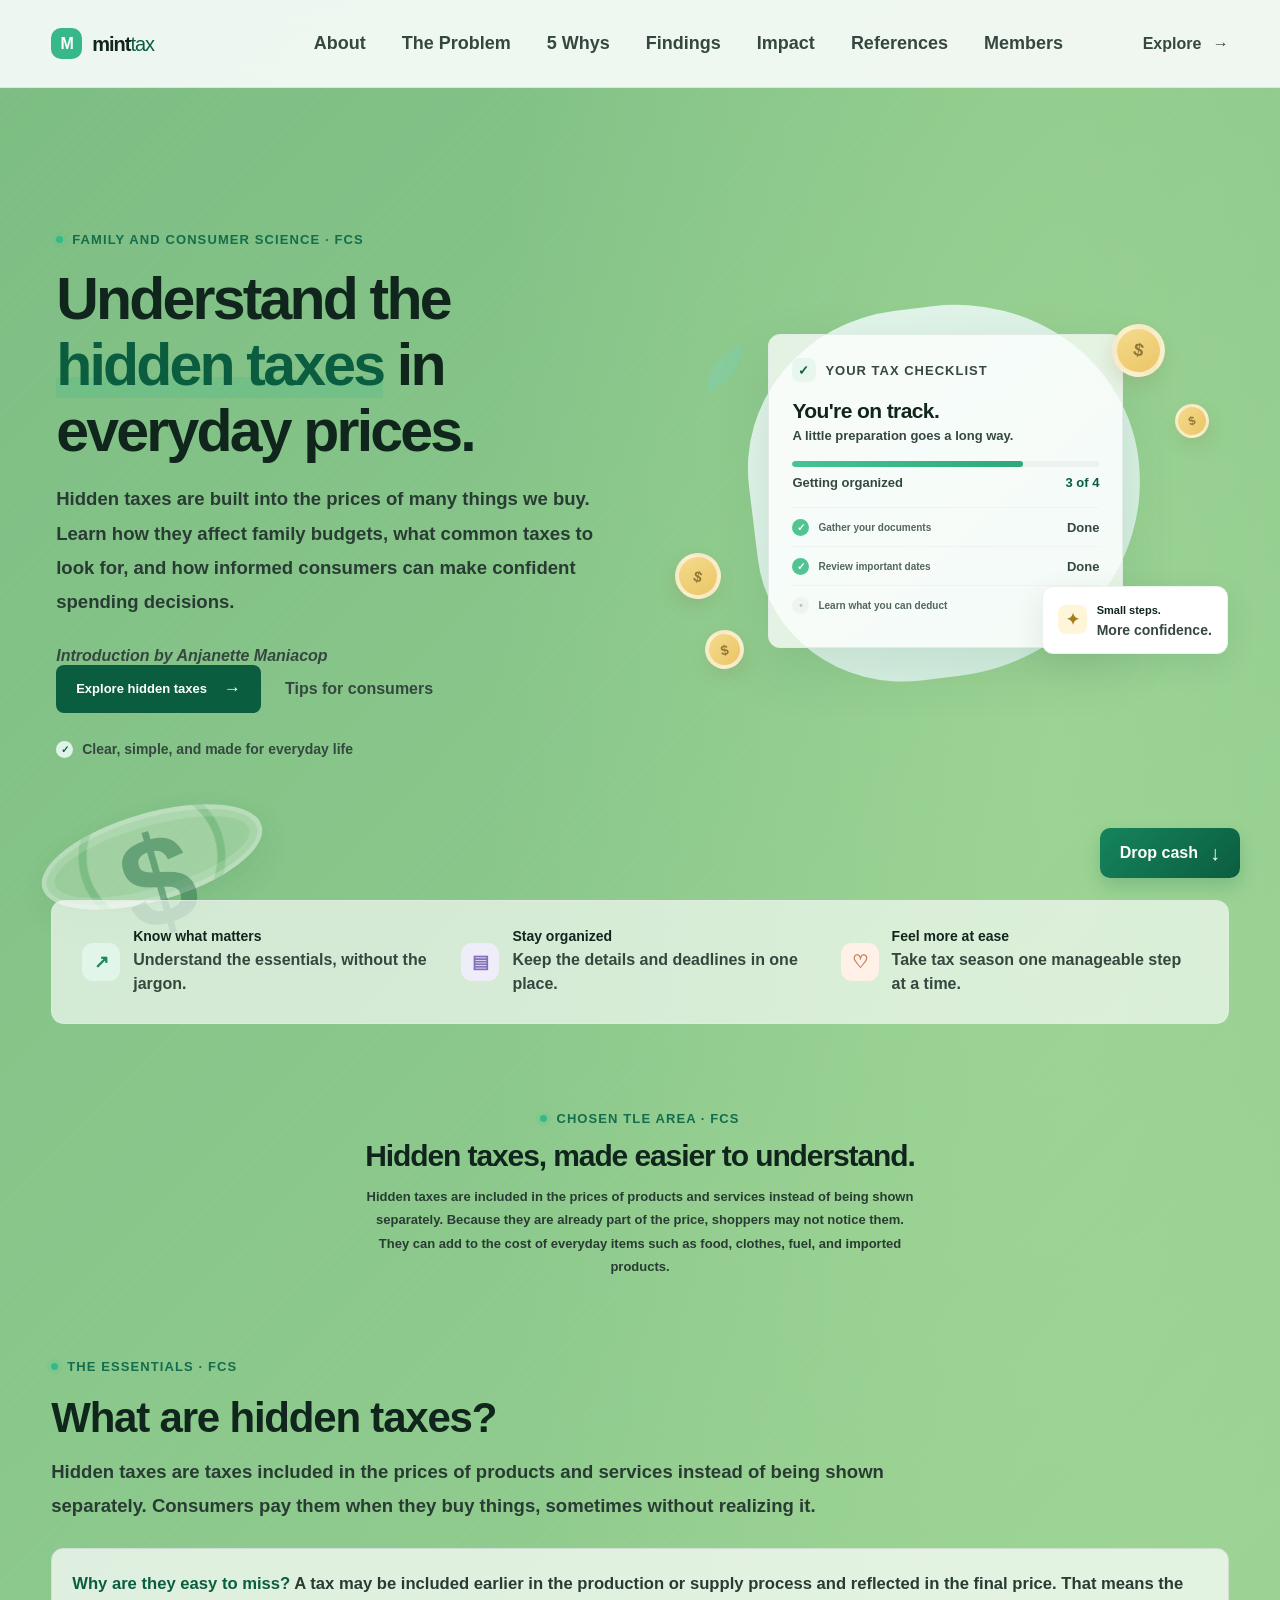
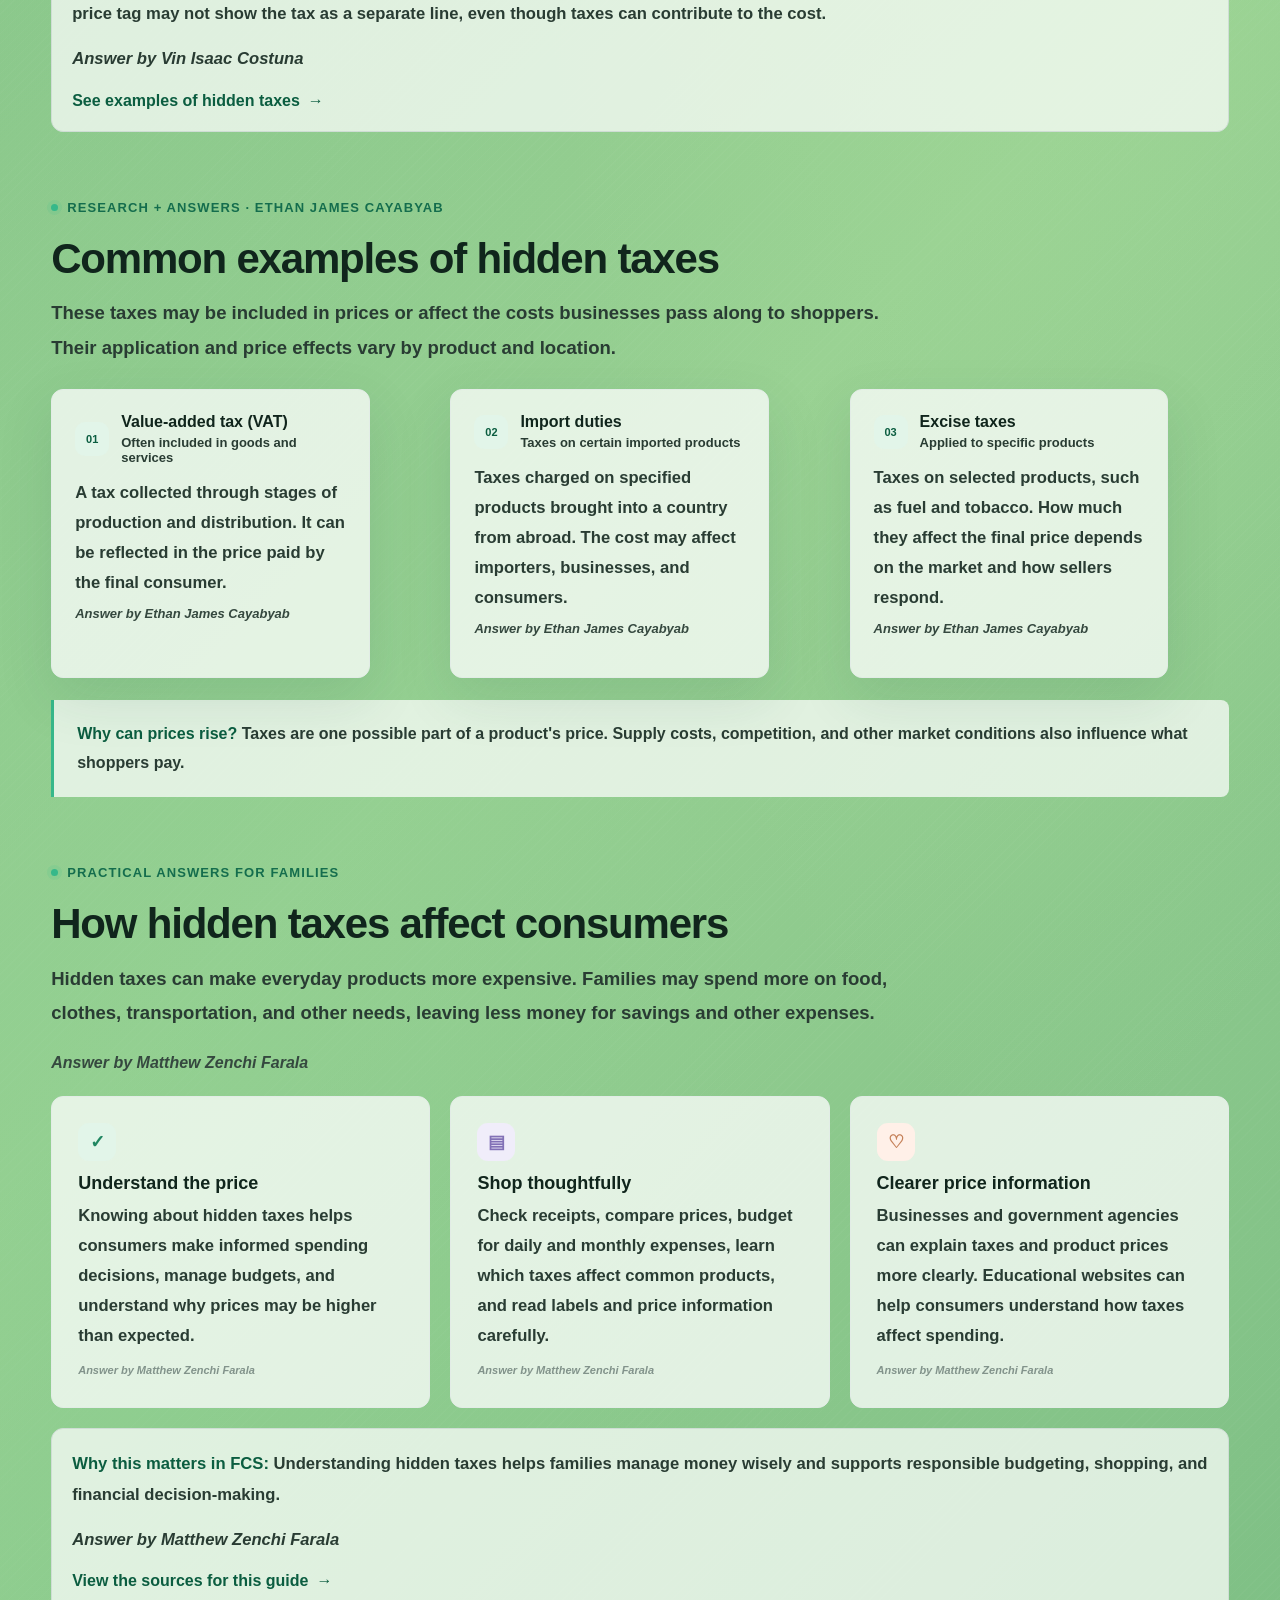
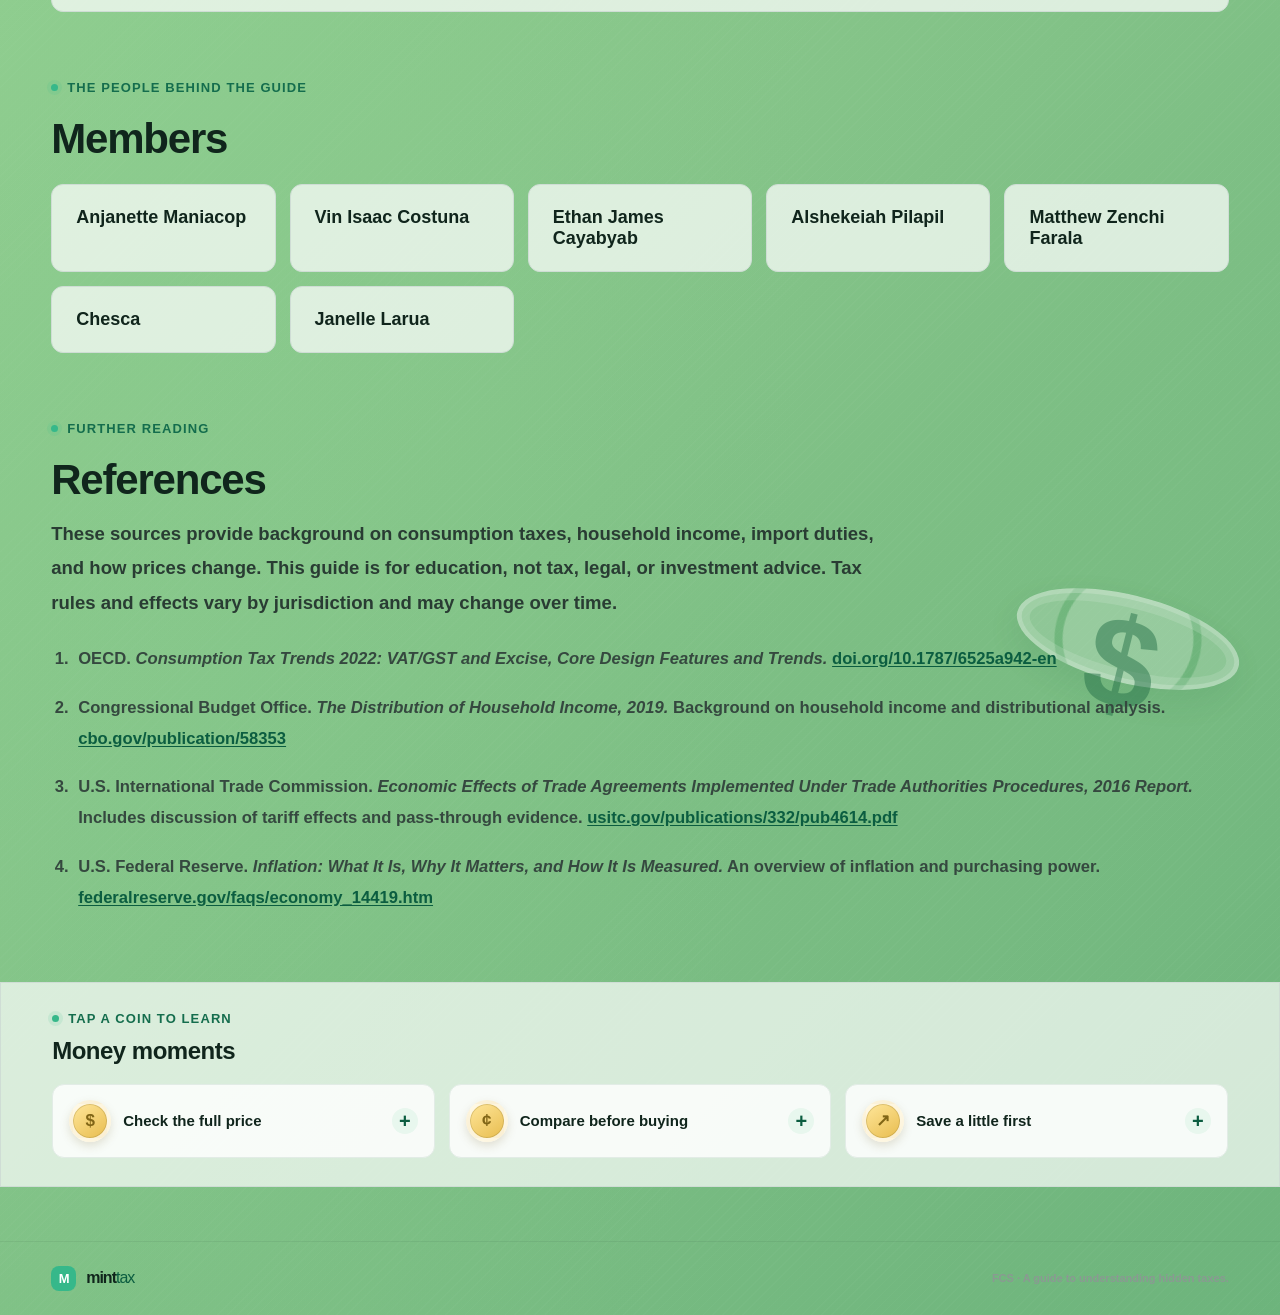
<file: index.html>
<!DOCTYPE html>
<html lang="en">
  <head>
    <meta charset="UTF-8" />
    <meta name="viewport" content="width=device-width, initial-scale=1.0" />
    <meta name="theme-color" content="#f5faf7" />
    <title>MintTax — Tax season, made simpler</title>
    <link rel="stylesheet" href="styles.css" />
  </head>
  <body>
    <header class="site-header">
      <a class="brand" href="index.html" aria-label="MintTax home">
        <span class="brand-mark" aria-hidden="true">M</span>
        <span>mint<span class="brand-light">tax</span></span>
      </a>
      <nav class="main-nav" aria-label="Main navigation">
        <a href="about.html">About</a>
        <a href="problem.html">The Problem</a>
        <a href="problem.html#five-whys-title">5 Whys</a>
        <a href="findings.html">Findings</a>
        <a href="impact.html">Impact</a>
        <a href="references.html">References</a>
        <a href="members.html">Members</a>
      </nav>
      <a class="header-link" href="findings.html">Explore <span aria-hidden="true">→</span></a>
    </header>

    <main id="home">
      <section class="hero" aria-labelledby="hero-title">
        <div class="hero-copy">
          <p class="eyebrow"><span class="eyebrow-dot"></span> Family and consumer science · FCS</p>
          <h1 id="hero-title">Understand the <span>hidden taxes</span> in everyday prices.</h1>
          <p class="hero-description">Hidden taxes are built into the prices of many things we buy. Learn how they affect family budgets, what common taxes to look for, and how informed consumers can make confident spending decisions.</p>
          <p class="answer-credit">Introduction by Anjanette Maniacop</p>
          <div class="hero-actions" id="get-started">
            <a class="button button-primary" href="findings.html">Explore hidden taxes <span aria-hidden="true">→</span></a>
            <a class="text-link" href="impact.html">Tips for consumers</a>
          </div>
          <div class="trust-note"><span class="check-icon" aria-hidden="true">✓</span> Clear, simple, and made for everyday life</div>
        </div>

        <div class="hero-art" aria-label="Illustration of a tax checklist and growing savings">
          <div class="art-glow"></div>
          <button class="coin coin-one" type="button" aria-label="Shine coin">$</button>
          <button class="coin coin-two" type="button" aria-label="Shine coin">$</button>
          <button class="coin coin-three" type="button" aria-label="Shine coin">$</button>
          <button class="coin coin-four" type="button" aria-label="Shine coin">$</button>
          <div class="leaf leaf-one" aria-hidden="true"></div>
          <div class="leaf leaf-two" aria-hidden="true"></div>
          <div class="tax-card">
            <div class="card-topline"><span class="card-icon" aria-hidden="true">✓</span><span>YOUR TAX CHECKLIST</span></div>
            <h2>You're on track.</h2>
            <p>A little preparation goes a long way.</p>
            <div class="progress-track"><span></span></div>
            <div class="progress-caption"><span>Getting organized</span><strong>3 of 4</strong></div>
            <div class="checklist-item"><span class="item-check" aria-hidden="true">✓</span><span>Gather your documents</span><span class="item-status">Done</span></div>
            <div class="checklist-item"><span class="item-check" aria-hidden="true">✓</span><span>Review important dates</span><span class="item-status">Done</span></div>
            <div class="checklist-item"><span class="item-check pending" aria-hidden="true">•</span><span>Learn what you can deduct</span><span class="item-status next">Next</span></div>
          </div>
          <div class="floating-note"><span class="note-icon" aria-hidden="true">✦</span><span><strong>Small steps.</strong><br />More confidence.</span></div>
        </div>
      </section>

      <section class="benefits" id="benefits" aria-label="MintTax benefits">
        <article class="benefit"><span class="benefit-icon icon-mint" aria-hidden="true">↗</span><div><h3>Know what matters</h3><p>Understand the essentials, without the jargon.</p></div></article>
        <article class="benefit"><span class="benefit-icon icon-lilac" aria-hidden="true">▤</span><div><h3>Stay organized</h3><p>Keep the details and deadlines in one place.</p></div></article>
        <article class="benefit"><span class="benefit-icon icon-peach" aria-hidden="true">♡</span><div><h3>Feel more at ease</h3><p>Take tax season one manageable step at a time.</p></div></article>
      </section>

      <section class="how-it-works" id="how-it-works">
        <p class="eyebrow"><span class="eyebrow-dot"></span> Chosen TLE area · FCS</p>
        <h2>Hidden taxes, made easier to understand.</h2>
        <p>Hidden taxes are included in the prices of products and services instead of being shown separately. Because they are already part of the price, shoppers may not notice them. They can add to the cost of everyday items such as food, clothes, fuel, and imported products.</p>
      </section>

      <section class="content-section" id="about" aria-labelledby="about-title">
        <p class="eyebrow"><span class="eyebrow-dot"></span> The essentials · FCS</p>
        <h2 class="section-heading" id="about-title">What are hidden taxes?</h2>
        <p class="section-lead">Hidden taxes are taxes included in the prices of products and services instead of being shown separately. Consumers pay them when they buy things, sometimes without realizing it.</p>
        <div class="topic-note prose">
          <p><strong>Why are they easy to miss?</strong> A tax may be included earlier in the production or supply process and reflected in the final price. That means the price tag may not show the tax as a separate line, even though taxes can contribute to the cost.</p>
          <p class="answer-credit">Answer by Vin Isaac Costuna</p>
          <a class="section-link" href="findings.html">See examples of hidden taxes <span aria-hidden="true">→</span></a>
        </div>
      </section>

      <section class="content-section" id="research" aria-labelledby="research-title">
        <p class="eyebrow"><span class="eyebrow-dot"></span> Research + answers · Ethan James Cayabyab</p>
        <h2 class="section-heading" id="research-title">Common examples of hidden taxes</h2>
        <p class="section-lead">These taxes may be included in prices or affect the costs businesses pass along to shoppers. Their application and price effects vary by product and location.</p>
        <div class="tax-grid">
          <article class="tax-card">
            <div class="tax-summary"><span class="card-number">01</span><span><strong>Value-added tax (VAT)</strong><small>Often included in goods and services</small></span></div>
            <div class="tax-details"><p>A tax collected through stages of production and distribution. It can be reflected in the price paid by the final consumer.</p></div>
            <p class="answer-credit">Answer by Ethan James Cayabyab</p>
          </article>
          <article class="tax-card">
            <div class="tax-summary"><span class="card-number">02</span><span><strong>Import duties</strong><small>Taxes on certain imported products</small></span></div>
            <div class="tax-details"><p>Taxes charged on specified products brought into a country from abroad. The cost may affect importers, businesses, and consumers.</p></div>
            <p class="answer-credit">Answer by Ethan James Cayabyab</p>
          </article>
          <article class="tax-card">
            <div class="tax-summary"><span class="card-number">03</span><span><strong>Excise taxes</strong><small>Applied to specific products</small></span></div>
            <div class="tax-details"><p>Taxes on selected products, such as fuel and tobacco. How much they affect the final price depends on the market and how sellers respond.</p></div>
            <p class="answer-credit">Answer by Ethan James Cayabyab</p>
          </article>
        </div>
        <aside class="callout"><strong>Why can prices rise?</strong> Taxes are one possible part of a product's price. Supply costs, competition, and other market conditions also influence what shoppers pay.</aside>
      </section>

      <section class="content-section" id="impact" aria-labelledby="impact-title">
        <p class="eyebrow"><span class="eyebrow-dot"></span> Practical answers for families</p>
        <h2 class="section-heading" id="impact-title">How hidden taxes affect consumers</h2>
        <p class="section-lead">Hidden taxes can make everyday products more expensive. Families may spend more on food, clothes, transportation, and other needs, leaving less money for savings and other expenses.</p>
        <p class="answer-credit">Answer by Matthew Zenchi Farala</p>
        <div class="impact-grid">
          <article class="impact-card"><span class="benefit-icon icon-mint" aria-hidden="true">✓</span><h3>Understand the price</h3><p>Knowing about hidden taxes helps consumers make informed spending decisions, manage budgets, and understand why prices may be higher than expected.</p><p class="answer-credit">Answer by Matthew Zenchi Farala</p></article>
          <article class="impact-card"><span class="benefit-icon icon-lilac" aria-hidden="true">▤</span><h3>Shop thoughtfully</h3><p>Check receipts, compare prices, budget for daily and monthly expenses, learn which taxes affect common products, and read labels and price information carefully.</p><p class="answer-credit">Answer by Matthew Zenchi Farala</p></article>
          <article class="impact-card"><span class="benefit-icon icon-peach" aria-hidden="true">♡</span><h3>Clearer price information</h3><p>Businesses and government agencies can explain taxes and product prices more clearly. Educational websites can help consumers understand how taxes affect spending.</p><p class="answer-credit">Answer by Matthew Zenchi Farala</p></article>
        </div>
        <div class="topic-note prose impact-panel">
          <p><strong>Why this matters in FCS:</strong> Understanding hidden taxes helps families manage money wisely and supports responsible budgeting, shopping, and financial decision-making.</p>
          <p class="answer-credit">Answer by Matthew Zenchi Farala</p>
          <a class="section-link" href="references.html">View the sources for this guide <span aria-hidden="true">→</span></a>
        </div>
      </section>

      <section class="content-section" id="members" aria-labelledby="members-title">
        <p class="eyebrow"><span class="eyebrow-dot"></span> The people behind the guide</p>
        <h2 class="section-heading" id="members-title">Members</h2>
        <ul class="member-list">
          <li>Anjanette Maniacop</li>
          <li>Vin Isaac Costuna</li>
          <li>Ethan James Cayabyab</li>
          <li>Alshekeiah Pilapil</li>
          <li>Matthew Zenchi Farala</li>
          <li>Chesca</li>
          <li>Janelle Larua</li>
        </ul>
      </section>

      <section class="content-section" id="references" aria-labelledby="references-title">
        <p class="eyebrow"><span class="eyebrow-dot"></span> Further reading</p>
        <h2 class="section-heading" id="references-title">References</h2>
        <p class="section-lead">These sources provide background on consumption taxes, household income, import duties, and how prices change. This guide is for education, not tax, legal, or investment advice. Tax rules and effects vary by jurisdiction and may change over time.</p>
        <ol class="reference-list">
          <li>OECD. <em>Consumption Tax Trends 2022: VAT/GST and Excise, Core Design Features and Trends.</em> <a href="https://doi.org/10.1787/6525a942-en" target="_blank" rel="noopener noreferrer">doi.org/10.1787/6525a942-en</a></li>
          <li>Congressional Budget Office. <em>The Distribution of Household Income, 2019.</em> Background on household income and distributional analysis. <a href="https://www.cbo.gov/publication/58353" target="_blank" rel="noopener noreferrer">cbo.gov/publication/58353</a></li>
          <li>U.S. International Trade Commission. <em>Economic Effects of Trade Agreements Implemented Under Trade Authorities Procedures, 2016 Report.</em> Includes discussion of tariff effects and pass-through evidence. <a href="https://www.usitc.gov/publications/332/pub4614.pdf" target="_blank" rel="noopener noreferrer">usitc.gov/publications/332/pub4614.pdf</a></li>
          <li>U.S. Federal Reserve. <em>Inflation: What It Is, Why It Matters, and How It Is Measured.</em> An overview of inflation and purchasing power. <a href="https://www.federalreserve.gov/faqs/economy_14419.htm" target="_blank" rel="noopener noreferrer">federalreserve.gov/faqs/economy_14419.htm</a></li>
        </ol>
      </section>
    </main>

    <section class="money-moments" aria-labelledby="money-moments-title">
      <p class="eyebrow"><span class="eyebrow-dot"></span> Tap a coin to learn</p>
      <h2 id="money-moments-title">Money moments</h2>
      <div class="money-facts">
        <details class="money-fact"><summary><span class="coin-token" aria-hidden="true">$</span><span>Check the full price</span></summary><p>Check shelf labels and receipts so you know whether taxes are included or added at checkout.</p></details>
        <details class="money-fact"><summary><span class="coin-token" aria-hidden="true">¢</span><span>Compare before buying</span></summary><p>Compare the final prices and unit prices of similar items; a lower sticker price is not always the better value.</p></details>
        <details class="money-fact"><summary><span class="coin-token" aria-hidden="true">↗</span><span>Save a little first</span></summary><p>Set aside a small amount from each budget period for savings before planning optional spending.</p></details>
      </div>
      <button class="cash-button" type="button">Drop cash <span aria-hidden="true">↓</span></button>
    </section>
    <footer><a class="brand footer-brand" href="index.html"><span class="brand-mark" aria-hidden="true">M</span><span>mint<span class="brand-light">tax</span></span></a><span>FCS · A guide to understanding hidden taxes.</span></footer>
    <script src="script.js"></script>
  </body>
</html>
</file>
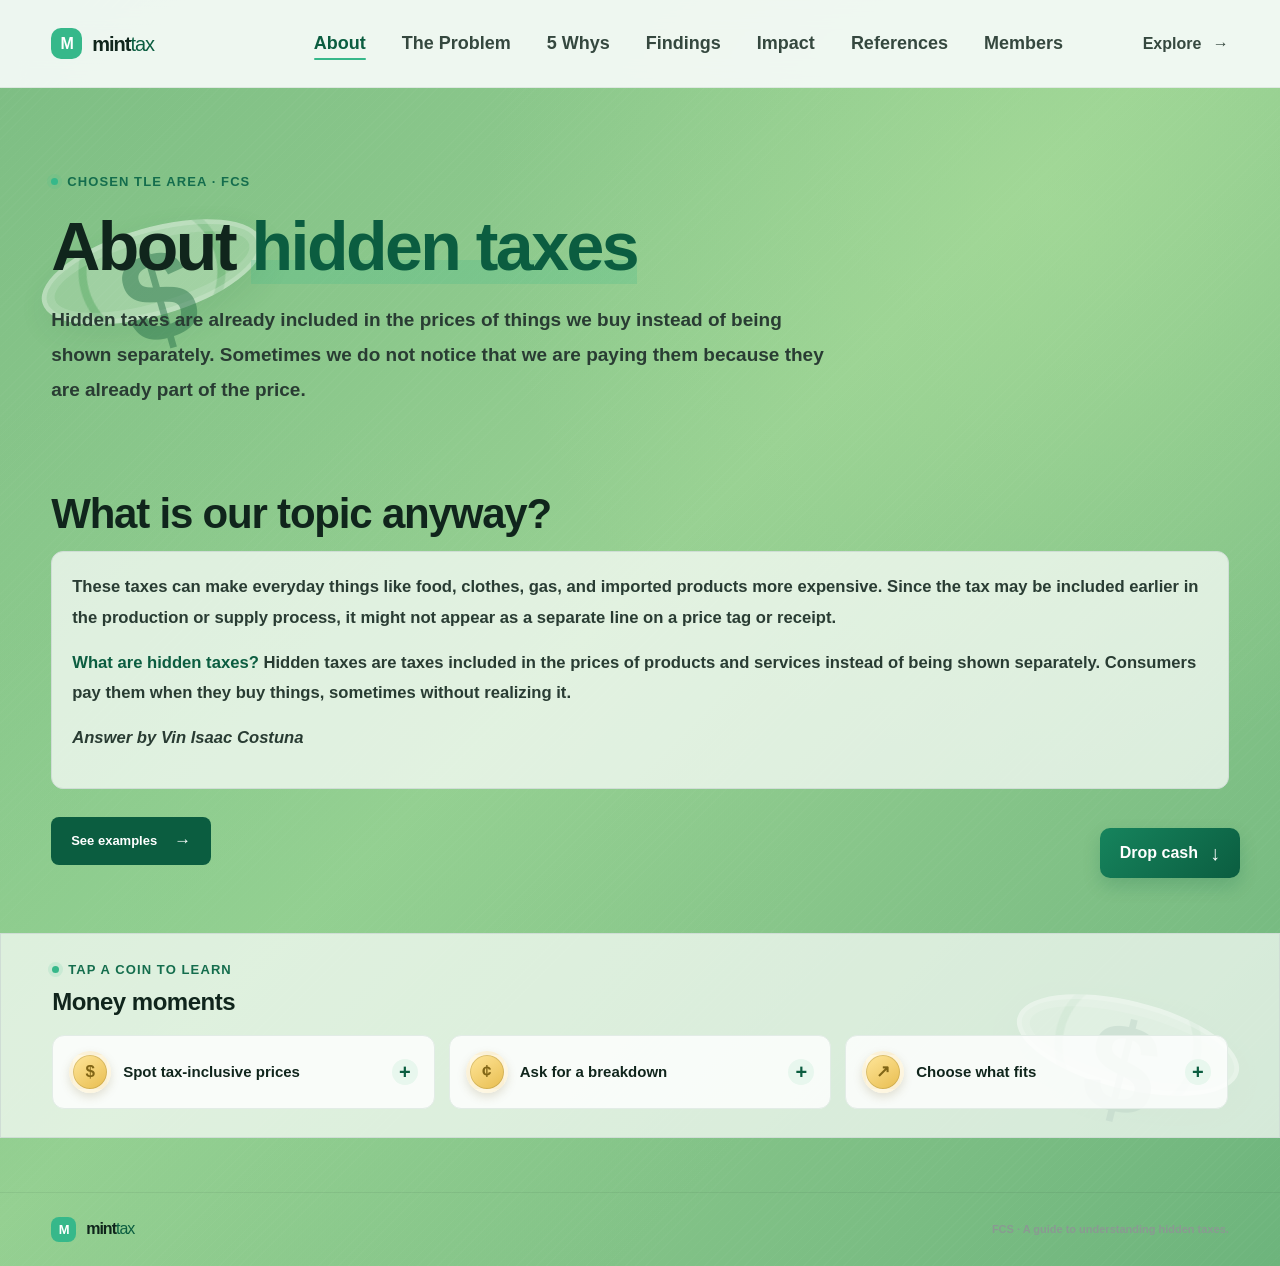
<file: about.html>
<!DOCTYPE html>
<html lang="en">
  <head>
    <meta charset="UTF-8" />
    <meta name="viewport" content="width=device-width, initial-scale=1.0" />
    <meta name="theme-color" content="#f5faf7" />
    <title>About Hidden Taxes — MintTax</title>
    <link rel="stylesheet" href="styles.css" />
  </head>
  <body>
    <header class="site-header">
      <a class="brand" href="index.html" aria-label="MintTax home"><span class="brand-mark" aria-hidden="true">M</span><span>mint<span class="brand-light">tax</span></span></a>
      <nav class="main-nav" aria-label="Main navigation">
        <a href="about.html" aria-current="page">About</a><a href="problem.html">The Problem</a><a href="problem.html#five-whys-title">5 Whys</a><a href="findings.html">Findings</a><a href="impact.html">Impact</a><a href="references.html">References</a><a href="members.html">Members</a>
      </nav>
      <a class="header-link" href="findings.html">Explore <span aria-hidden="true">→</span></a>
    </header>
    <main>
      <section class="page-intro">
        <p class="eyebrow"><span class="eyebrow-dot"></span> Chosen TLE area · FCS</p>
        <h1>About <span>hidden taxes</span></h1>
        <p class="hero-description">Hidden taxes are already included in the prices of things we buy instead of being shown separately. Sometimes we do not notice that we are paying them because they are already part of the price.</p>
      </section>
      <section class="content-section">
        <h2 class="section-heading">What is our topic anyway?</h2>
        <div class="topic-note prose">
          <p>These taxes can make everyday things like food, clothes, gas, and imported products more expensive. Since the tax may be included earlier in the production or supply process, it might not appear as a separate line on a price tag or receipt.</p>
          <p><strong>What are hidden taxes?</strong> Hidden taxes are taxes included in the prices of products and services instead of being shown separately. Consumers pay them when they buy things, sometimes without realizing it.</p>
          <p class="answer-credit">Answer by Vin Isaac Costuna</p>
        </div>
        <div class="page-actions"><a class="button button-primary" href="findings.html">See examples <span aria-hidden="true">→</span></a></div>
      </section>
    </main>
    <section class="money-moments" aria-labelledby="money-moments-title">
      <p class="eyebrow"><span class="eyebrow-dot"></span> Tap a coin to learn</p>
      <h2 id="money-moments-title">Money moments</h2>
      <div class="money-facts">
        <details class="money-fact"><summary><span class="coin-token" aria-hidden="true">$</span><span>Spot tax-inclusive prices</span></summary><p>A displayed price may already include a tax, even when the tax is not listed separately.</p></details>
        <details class="money-fact"><summary><span class="coin-token" aria-hidden="true">¢</span><span>Ask for a breakdown</span></summary><p>When a price is unclear, ask whether taxes or fees are included and review an itemized receipt.</p></details>
        <details class="money-fact"><summary><span class="coin-token" aria-hidden="true">↗</span><span>Choose what fits</span></summary><p>Compare equivalent products and choose an option that fits your needs and budget; taxes may still apply.</p></details>
      </div>
      <button class="cash-button" type="button">Drop cash <span aria-hidden="true">↓</span></button>
    </section>
    <footer><a class="brand footer-brand" href="index.html"><span class="brand-mark" aria-hidden="true">M</span><span>mint<span class="brand-light">tax</span></span></a><span>FCS · A guide to understanding hidden taxes.</span></footer>
    <script src="script.js"></script>
  </body>
</html>
</file>
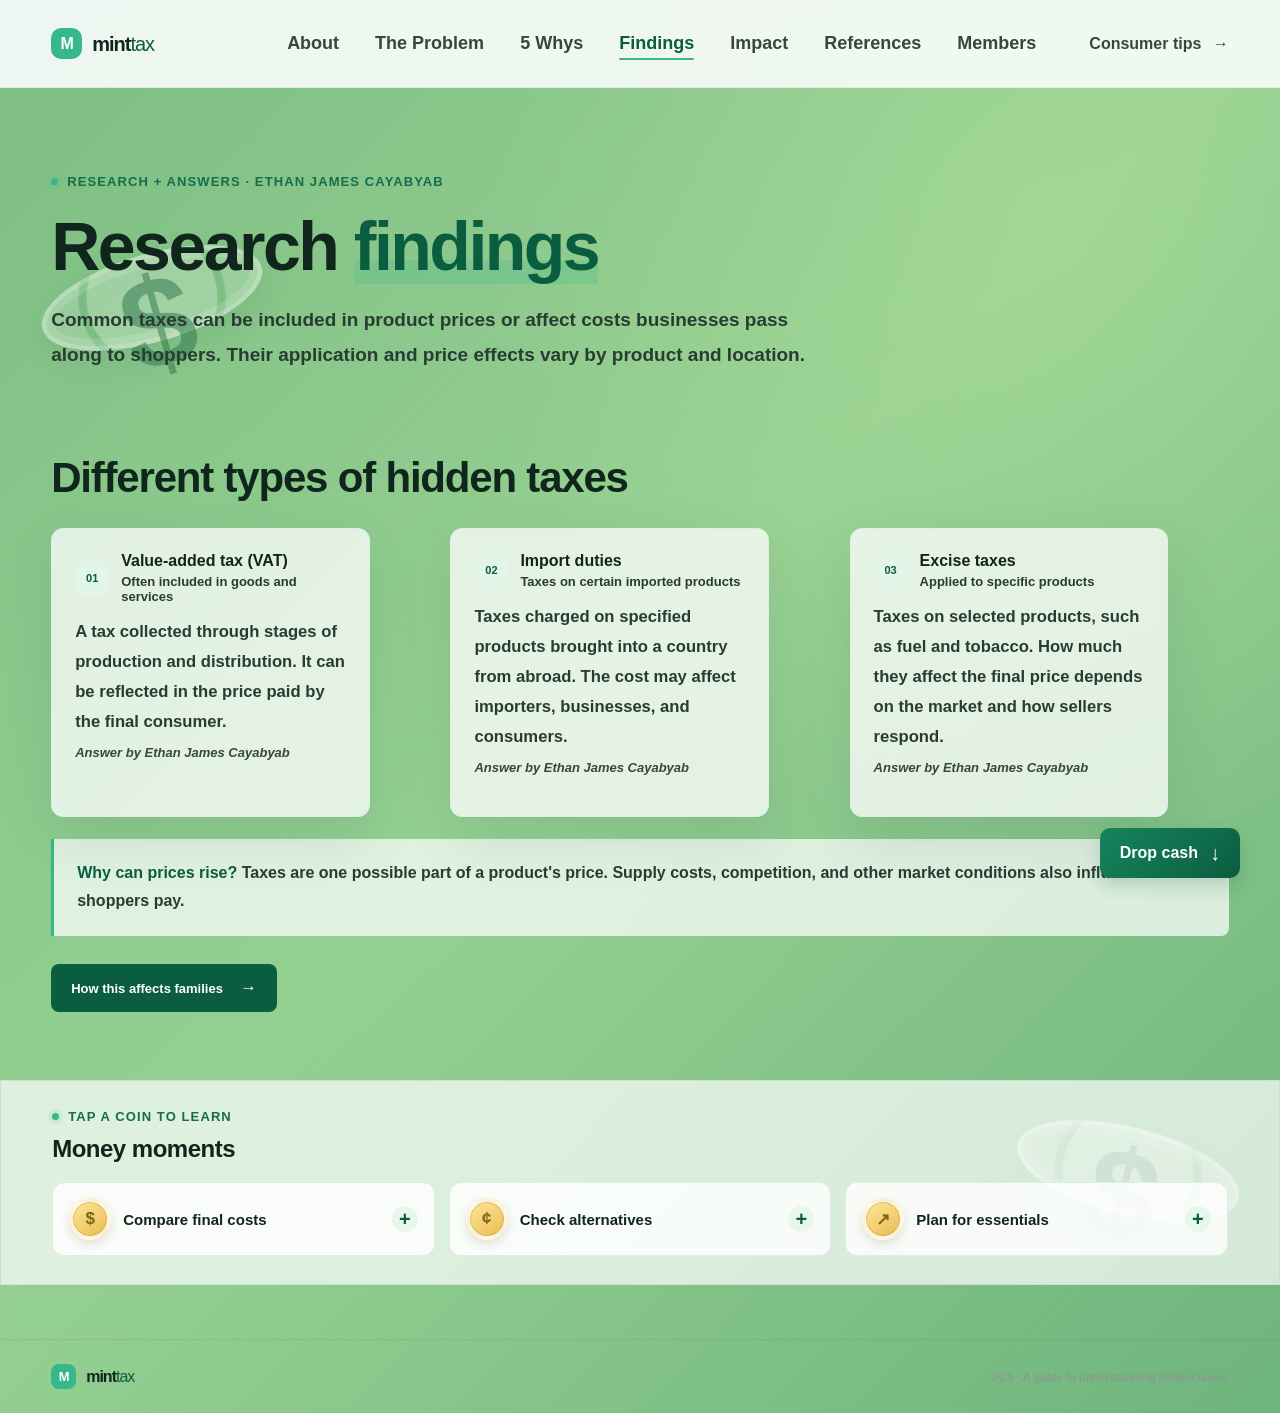
<file: findings.html>
<!DOCTYPE html>
<html lang="en">
  <head>
    <meta charset="UTF-8" />
    <meta name="viewport" content="width=device-width, initial-scale=1.0" />
    <meta name="theme-color" content="#f5faf7" />
    <title>Research Findings — MintTax</title>
    <link rel="stylesheet" href="styles.css" />
  </head>
  <body>
    <header class="site-header">
      <a class="brand" href="index.html" aria-label="MintTax home"><span class="brand-mark" aria-hidden="true">M</span><span>mint<span class="brand-light">tax</span></span></a>
      <nav class="main-nav" aria-label="Main navigation">
        <a href="about.html">About</a><a href="problem.html">The Problem</a><a href="problem.html#five-whys-title">5 Whys</a><a href="findings.html" aria-current="page">Findings</a><a href="impact.html">Impact</a><a href="references.html">References</a><a href="members.html">Members</a>
      </nav>
      <a class="header-link" href="impact.html">Consumer tips <span aria-hidden="true">→</span></a>
    </header>
    <main>
      <section class="page-intro">
        <p class="eyebrow"><span class="eyebrow-dot"></span> Research + answers · Ethan James Cayabyab</p>
        <h1>Research <span>findings</span></h1>
        <p class="hero-description">Common taxes can be included in product prices or affect costs businesses pass along to shoppers. Their application and price effects vary by product and location.</p>
      </section>
      <section class="content-section">
        <h2 class="section-heading">Different types of hidden taxes</h2>
        <div class="tax-grid">
          <article class="tax-card"><div class="tax-summary"><span class="card-number">01</span><span><strong>Value-added tax (VAT)</strong><small>Often included in goods and services</small></span></div><div class="tax-details"><p>A tax collected through stages of production and distribution. It can be reflected in the price paid by the final consumer.</p></div><p class="answer-credit">Answer by Ethan James Cayabyab</p></article>
          <article class="tax-card"><div class="tax-summary"><span class="card-number">02</span><span><strong>Import duties</strong><small>Taxes on certain imported products</small></span></div><div class="tax-details"><p>Taxes charged on specified products brought into a country from abroad. The cost may affect importers, businesses, and consumers.</p></div><p class="answer-credit">Answer by Ethan James Cayabyab</p></article>
          <article class="tax-card"><div class="tax-summary"><span class="card-number">03</span><span><strong>Excise taxes</strong><small>Applied to specific products</small></span></div><div class="tax-details"><p>Taxes on selected products, such as fuel and tobacco. How much they affect the final price depends on the market and how sellers respond.</p></div><p class="answer-credit">Answer by Ethan James Cayabyab</p></article>
        </div>
        <aside class="callout"><strong>Why can prices rise?</strong> Taxes are one possible part of a product's price. Supply costs, competition, and other market conditions also influence what shoppers pay.</aside>
        <div class="page-actions"><a class="button button-primary" href="impact.html">How this affects families <span aria-hidden="true">→</span></a></div>
      </section>
    </main>
    <section class="money-moments" aria-labelledby="money-moments-title">
      <p class="eyebrow"><span class="eyebrow-dot"></span> Tap a coin to learn</p>
      <h2 id="money-moments-title">Money moments</h2>
      <div class="money-facts">
        <details class="money-fact"><summary><span class="coin-token" aria-hidden="true">$</span><span>Compare final costs</span></summary><p>For similar goods, compare the price you will actually pay, including any tax or fee shown at checkout.</p></details>
        <details class="money-fact"><summary><span class="coin-token" aria-hidden="true">¢</span><span>Check alternatives</span></summary><p>Some products may have different taxes or duties. Compare suitable alternatives without assuming every imported item costs more.</p></details>
        <details class="money-fact"><summary><span class="coin-token" aria-hidden="true">↗</span><span>Plan for essentials</span></summary><p>Track recurring costs like fuel and groceries, then set a realistic savings goal from what remains.</p></details>
      </div>
      <button class="cash-button" type="button">Drop cash <span aria-hidden="true">↓</span></button>
    </section>
    <footer><a class="brand footer-brand" href="index.html"><span class="brand-mark" aria-hidden="true">M</span><span>mint<span class="brand-light">tax</span></span></a><span>FCS · A guide to understanding hidden taxes.</span></footer>
    <script src="script.js"></script>
  </body>
</html>
</file>
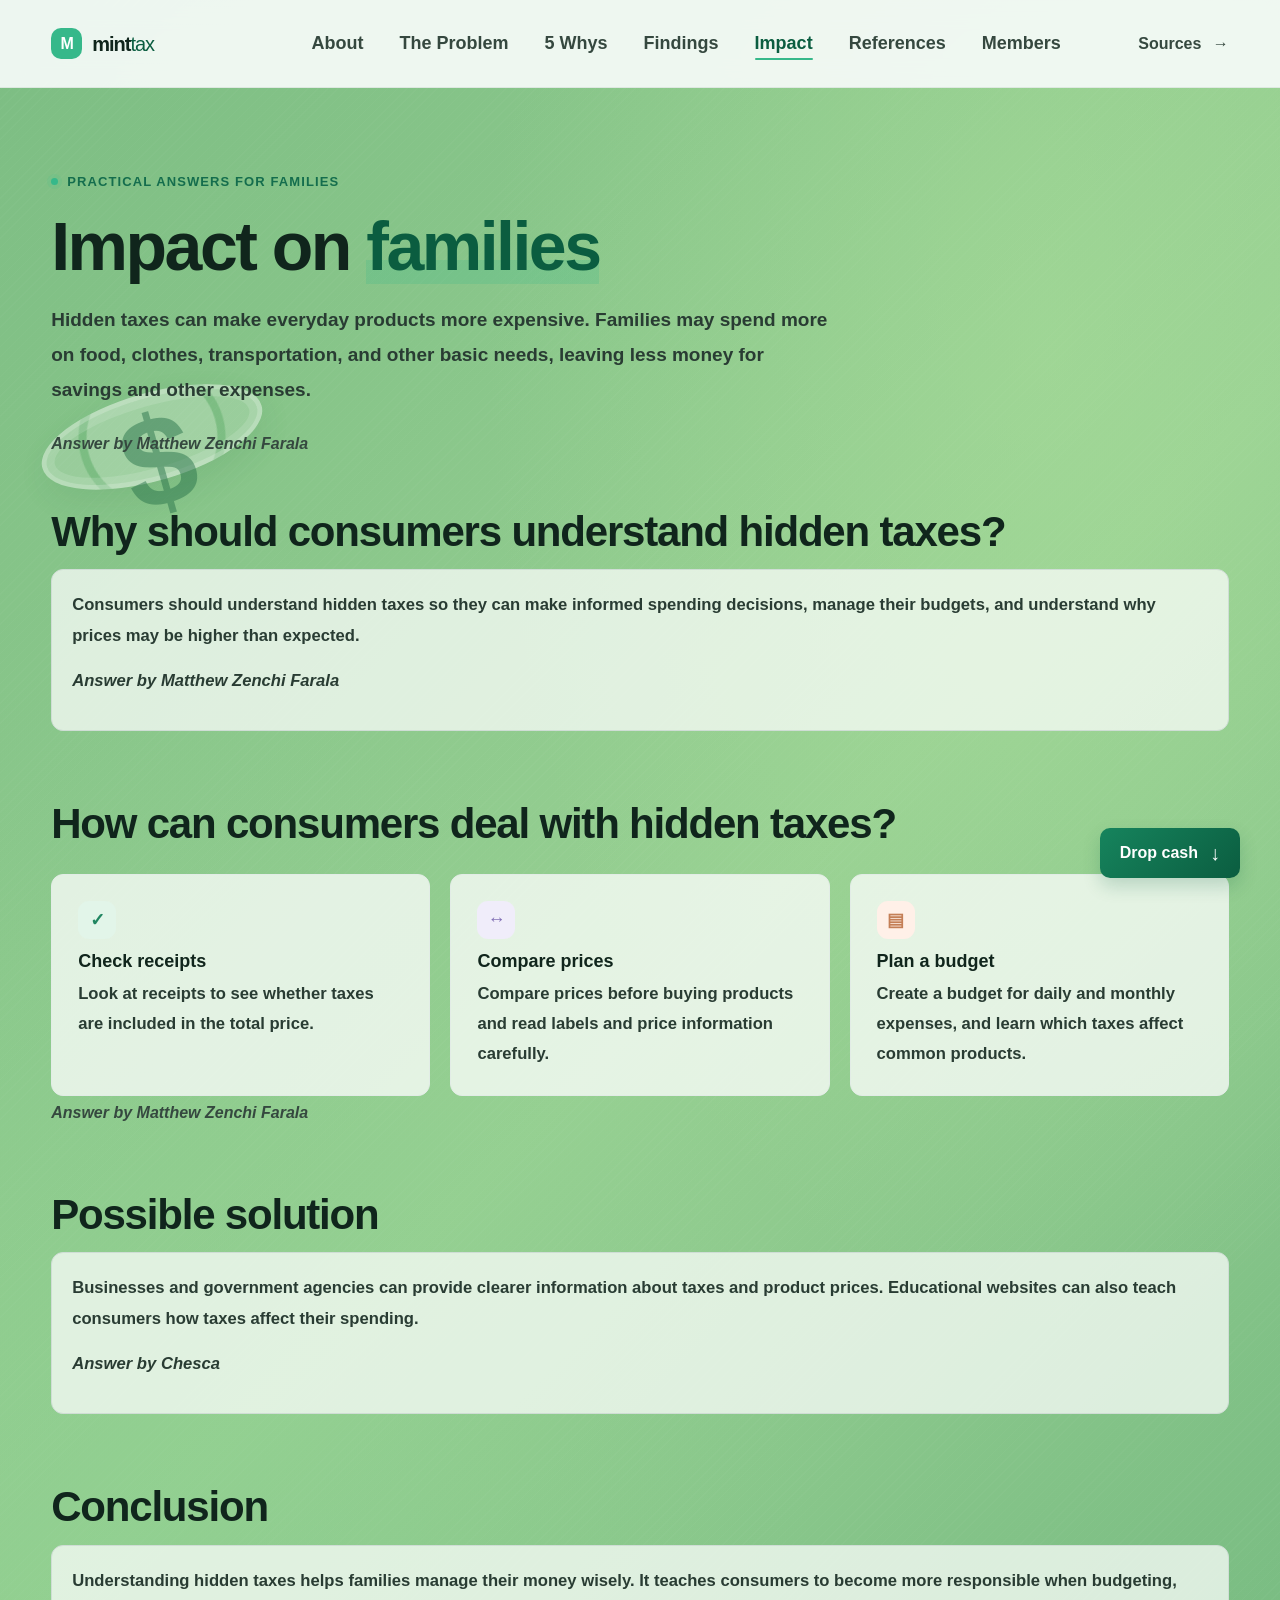
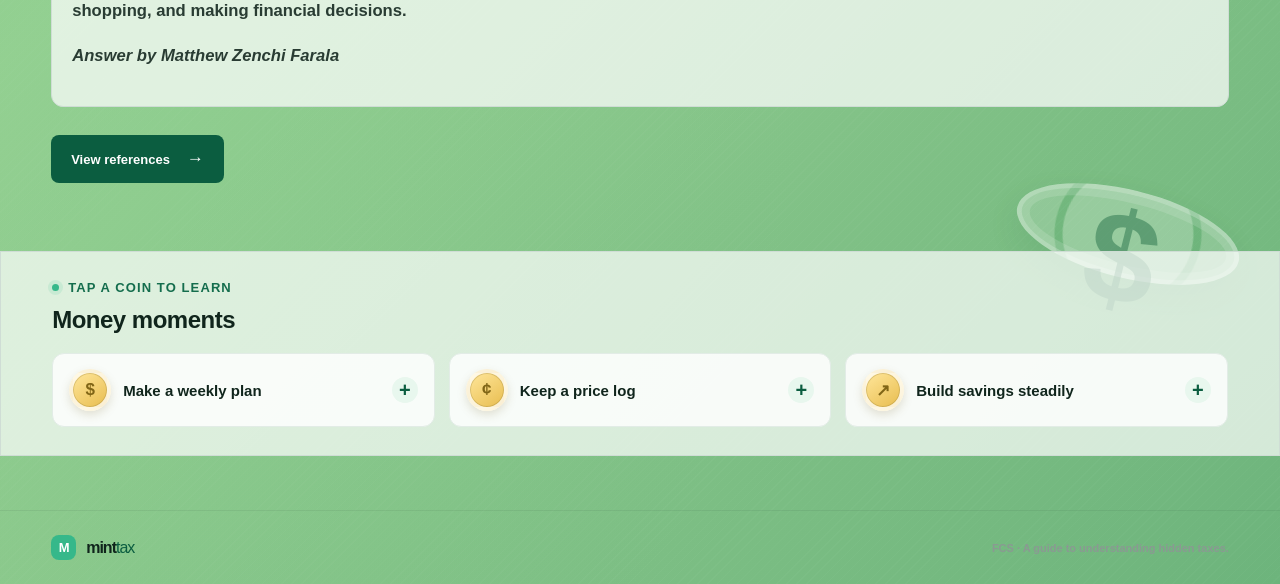
<file: impact.html>
<!DOCTYPE html>
<html lang="en">
  <head>
    <meta charset="UTF-8" />
    <meta name="viewport" content="width=device-width, initial-scale=1.0" />
    <meta name="theme-color" content="#f5faf7" />
    <title>Impact and Consumer Tips — MintTax</title>
    <link rel="stylesheet" href="styles.css" />
  </head>
  <body>
    <header class="site-header">
      <a class="brand" href="index.html" aria-label="MintTax home"><span class="brand-mark" aria-hidden="true">M</span><span>mint<span class="brand-light">tax</span></span></a>
      <nav class="main-nav" aria-label="Main navigation">
        <a href="about.html">About</a><a href="problem.html">The Problem</a><a href="problem.html#five-whys-title">5 Whys</a><a href="findings.html">Findings</a><a href="impact.html" aria-current="page">Impact</a><a href="references.html">References</a><a href="members.html">Members</a>
      </nav>
      <a class="header-link" href="references.html">Sources <span aria-hidden="true">→</span></a>
    </header>
    <main>
      <section class="page-intro">
        <p class="eyebrow"><span class="eyebrow-dot"></span> Practical answers for families</p>
        <h1>Impact on <span>families</span></h1>
        <p class="hero-description">Hidden taxes can make everyday products more expensive. Families may spend more on food, clothes, transportation, and other basic needs, leaving less money for savings and other expenses.</p>
        <p class="answer-credit">Answer by Matthew Zenchi Farala</p>
      </section>
      <section class="content-section">
        <h2 class="section-heading">Why should consumers understand hidden taxes?</h2>
        <div class="topic-note prose"><p>Consumers should understand hidden taxes so they can make informed spending decisions, manage their budgets, and understand why prices may be higher than expected.</p><p class="answer-credit">Answer by Matthew Zenchi Farala</p></div>
      </section>
      <section class="content-section">
        <h2 class="section-heading">How can consumers deal with hidden taxes?</h2>
        <div class="impact-grid">
          <article class="impact-card"><span class="benefit-icon icon-mint" aria-hidden="true">✓</span><h3>Check receipts</h3><p>Look at receipts to see whether taxes are included in the total price.</p></article>
          <article class="impact-card"><span class="benefit-icon icon-lilac" aria-hidden="true">↔</span><h3>Compare prices</h3><p>Compare prices before buying products and read labels and price information carefully.</p></article>
          <article class="impact-card"><span class="benefit-icon icon-peach" aria-hidden="true">▤</span><h3>Plan a budget</h3><p>Create a budget for daily and monthly expenses, and learn which taxes affect common products.</p></article>
        </div>
        <p class="answer-credit">Answer by Matthew Zenchi Farala</p>
      </section>
      <section class="content-section">
        <h2 class="section-heading">Possible solution</h2>
        <div class="topic-note prose"><p>Businesses and government agencies can provide clearer information about taxes and product prices. Educational websites can also teach consumers how taxes affect their spending.</p><p class="answer-credit">Answer by Chesca</p></div>
      </section>
      <section class="content-section">
        <h2 class="section-heading">Conclusion</h2>
        <div class="topic-note prose"><p>Understanding hidden taxes helps families manage their money wisely. It teaches consumers to become more responsible when budgeting, shopping, and making financial decisions.</p><p class="answer-credit">Answer by Matthew Zenchi Farala</p></div>
        <div class="page-actions"><a class="button button-primary" href="references.html">View references <span aria-hidden="true">→</span></a></div>
      </section>
    </main>
    <section class="money-moments" aria-labelledby="money-moments-title">
      <p class="eyebrow"><span class="eyebrow-dot"></span> Tap a coin to learn</p>
      <h2 id="money-moments-title">Money moments</h2>
      <div class="money-facts">
        <details class="money-fact"><summary><span class="coin-token" aria-hidden="true">$</span><span>Make a weekly plan</span></summary><p>Set a spending limit for groceries and other essentials, leaving room for costs that are included in prices.</p></details>
        <details class="money-fact"><summary><span class="coin-token" aria-hidden="true">¢</span><span>Keep a price log</span></summary><p>Track a few regular purchases to notice price changes and find good-value alternatives.</p></details>
        <details class="money-fact"><summary><span class="coin-token" aria-hidden="true">↗</span><span>Build savings steadily</span></summary><p>Choose a small amount you can save regularly. Consistency matters more than starting with a large sum.</p></details>
      </div>
      <button class="cash-button" type="button">Drop cash <span aria-hidden="true">↓</span></button>
    </section>
    <footer><a class="brand footer-brand" href="index.html"><span class="brand-mark" aria-hidden="true">M</span><span>mint<span class="brand-light">tax</span></span></a><span>FCS · A guide to understanding hidden taxes.</span></footer>
    <script src="script.js"></script>
  </body>
</html>
</file>
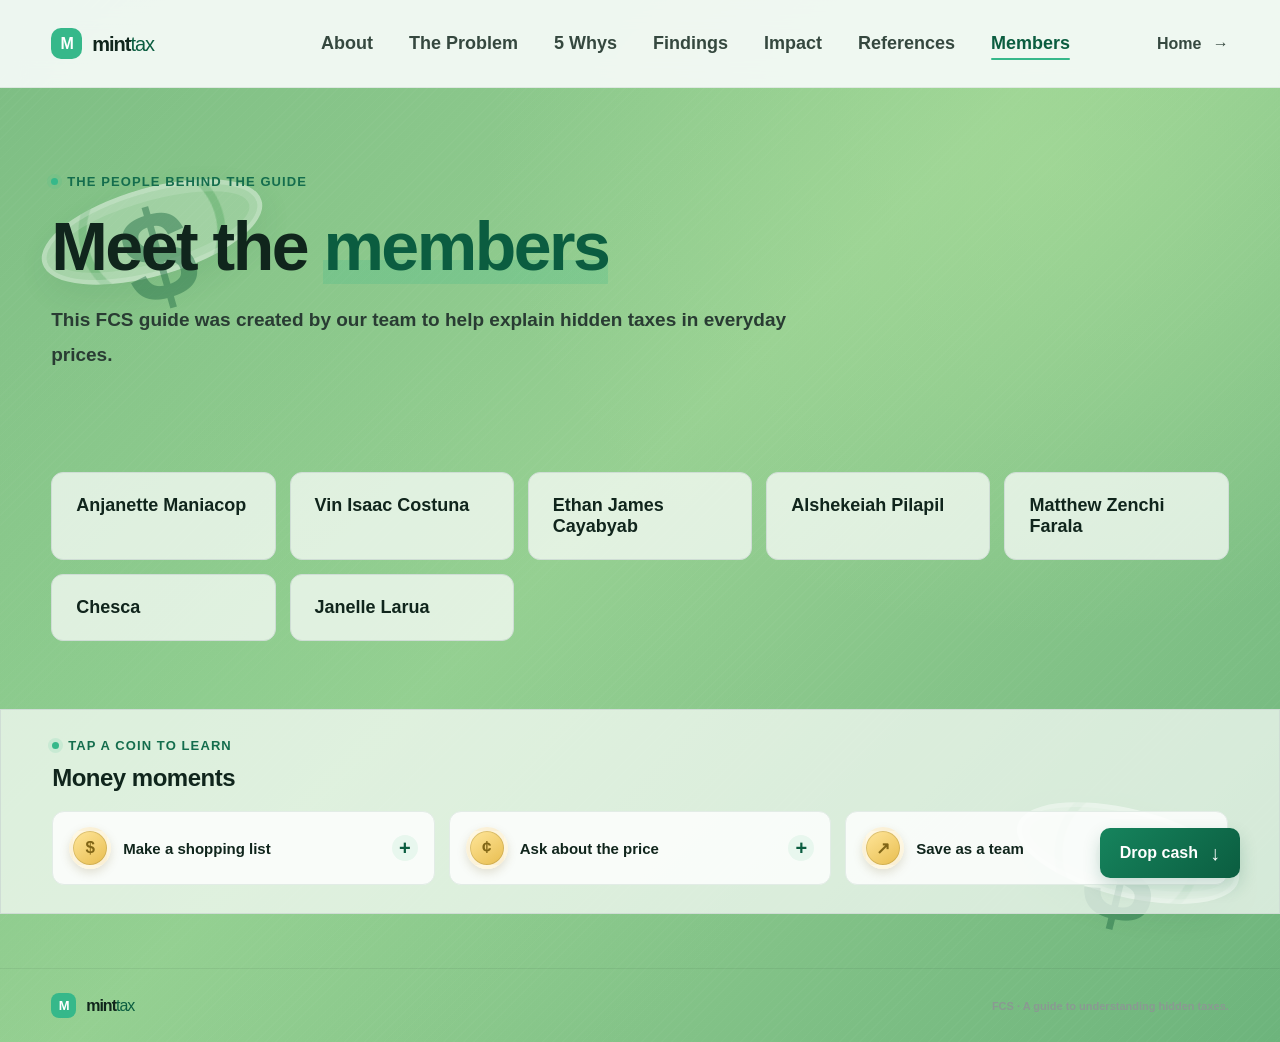
<file: members.html>
<!DOCTYPE html>
<html lang="en">
  <head>
    <meta charset="UTF-8" />
    <meta name="viewport" content="width=device-width, initial-scale=1.0" />
    <meta name="theme-color" content="#f5faf7" />
    <title>Members — MintTax</title>
    <link rel="stylesheet" href="styles.css" />
  </head>
  <body>
    <header class="site-header">
      <a class="brand" href="index.html" aria-label="MintTax home"><span class="brand-mark" aria-hidden="true">M</span><span>mint<span class="brand-light">tax</span></span></a>
      <nav class="main-nav" aria-label="Main navigation">
        <a href="about.html">About</a><a href="problem.html">The Problem</a><a href="problem.html#five-whys-title">5 Whys</a><a href="findings.html">Findings</a><a href="impact.html">Impact</a><a href="references.html">References</a><a href="members.html" aria-current="page">Members</a>
      </nav>
      <a class="header-link" href="index.html">Home <span aria-hidden="true">→</span></a>
    </header>
    <main>
      <section class="page-intro">
        <p class="eyebrow"><span class="eyebrow-dot"></span> The people behind the guide</p>
        <h1>Meet the <span>members</span></h1>
        <p class="hero-description">This FCS guide was created by our team to help explain hidden taxes in everyday prices.</p>
      </section>
      <section class="content-section">
        <ul class="member-list">
          <li>Anjanette Maniacop</li>
          <li>Vin Isaac Costuna</li>
          <li>Ethan James Cayabyab</li>
          <li>Alshekeiah Pilapil</li>
          <li>Matthew Zenchi Farala</li>
          <li>Chesca</li>
          <li>Janelle Larua</li>
        </ul>
      </section>
    </main>
    <section class="money-moments" aria-labelledby="money-moments-title">
      <p class="eyebrow"><span class="eyebrow-dot"></span> Tap a coin to learn</p>
      <h2 id="money-moments-title">Money moments</h2>
      <div class="money-facts">
        <details class="money-fact"><summary><span class="coin-token" aria-hidden="true">$</span><span>Make a shopping list</span></summary><p>Plan purchases before you shop to help avoid impulse buys and keep spending focused on needs.</p></details>
        <details class="money-fact"><summary><span class="coin-token" aria-hidden="true">¢</span><span>Ask about the price</span></summary><p>If taxes or fees are not clear, ask the seller what is included in the displayed price.</p></details>
        <details class="money-fact"><summary><span class="coin-token" aria-hidden="true">↗</span><span>Save as a team</span></summary><p>Agree on a small shared savings goal and check progress together without skipping essential expenses.</p></details>
      </div>
      <button class="cash-button" type="button">Drop cash <span aria-hidden="true">↓</span></button>
    </section>
    <footer><a class="brand footer-brand" href="index.html"><span class="brand-mark" aria-hidden="true">M</span><span>mint<span class="brand-light">tax</span></span></a><span>FCS · A guide to understanding hidden taxes.</span></footer>
    <script src="script.js"></script>
  </body>
</html>
</file>
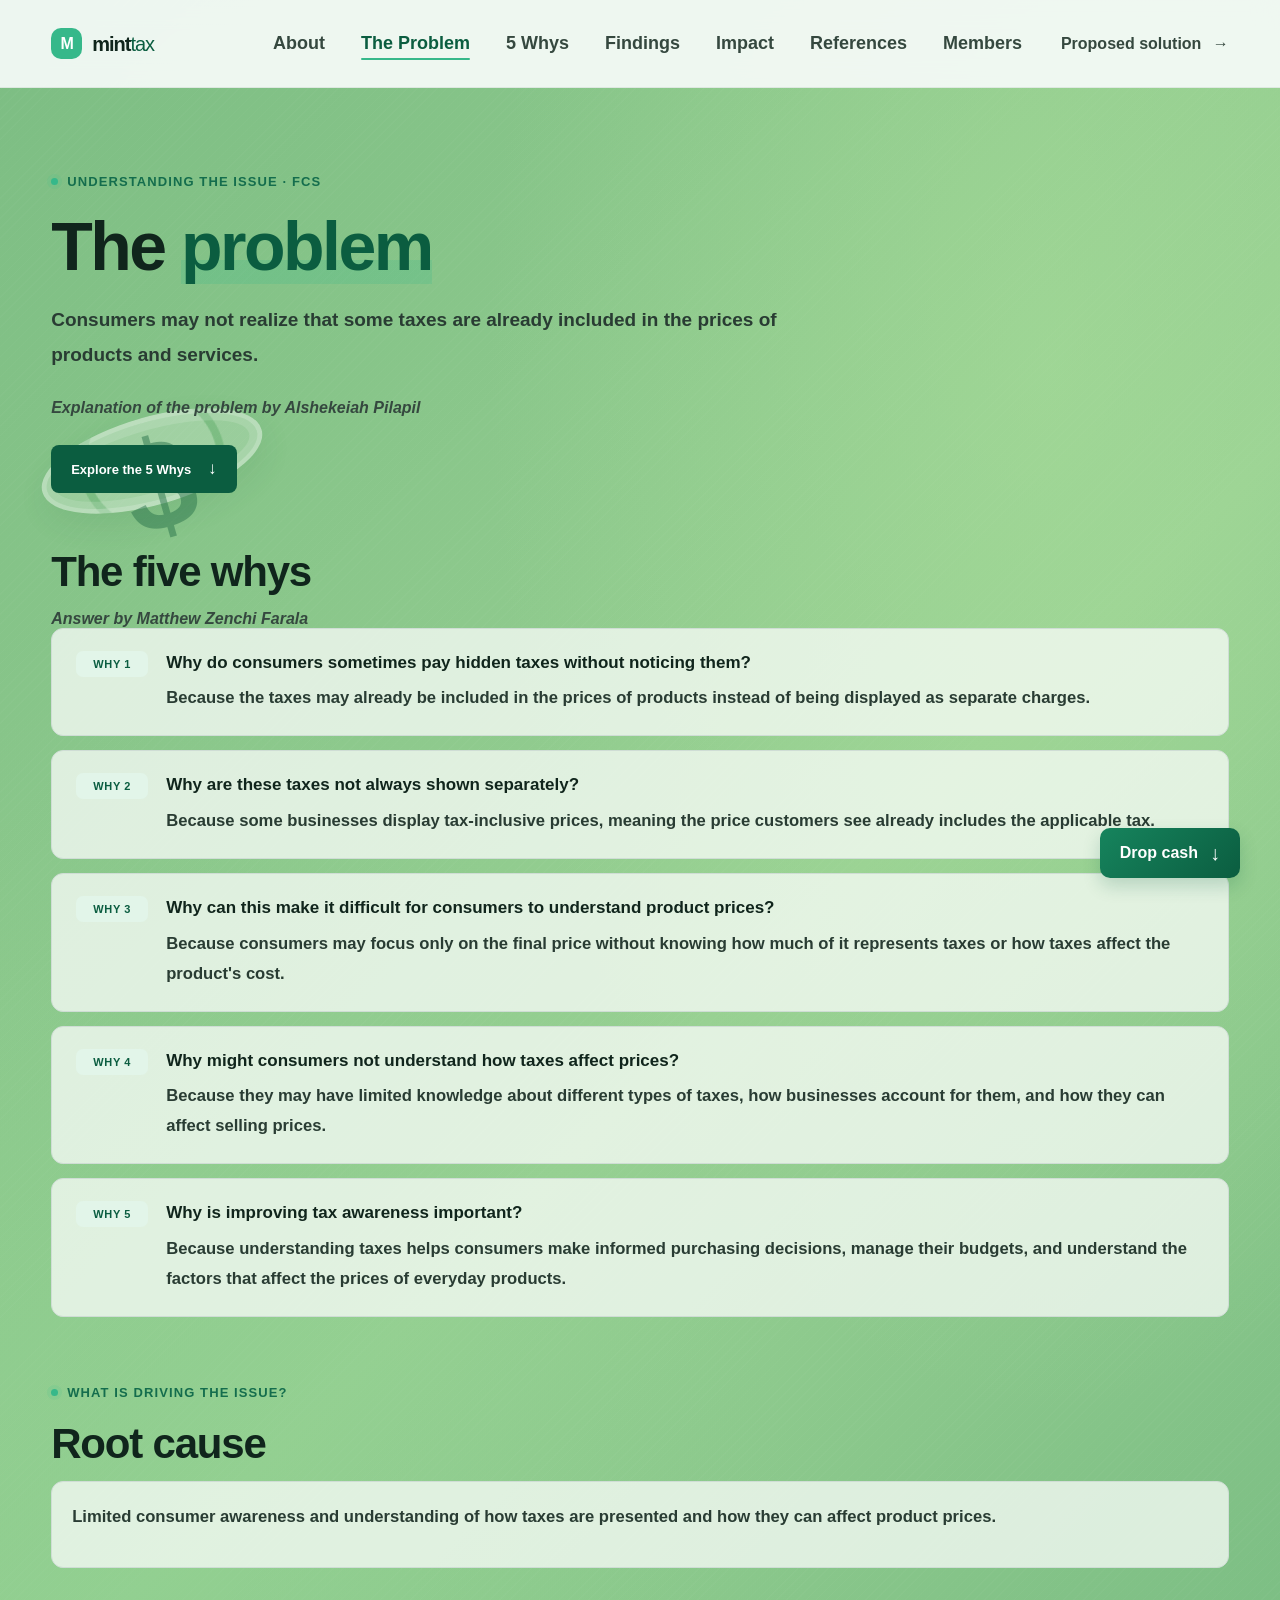
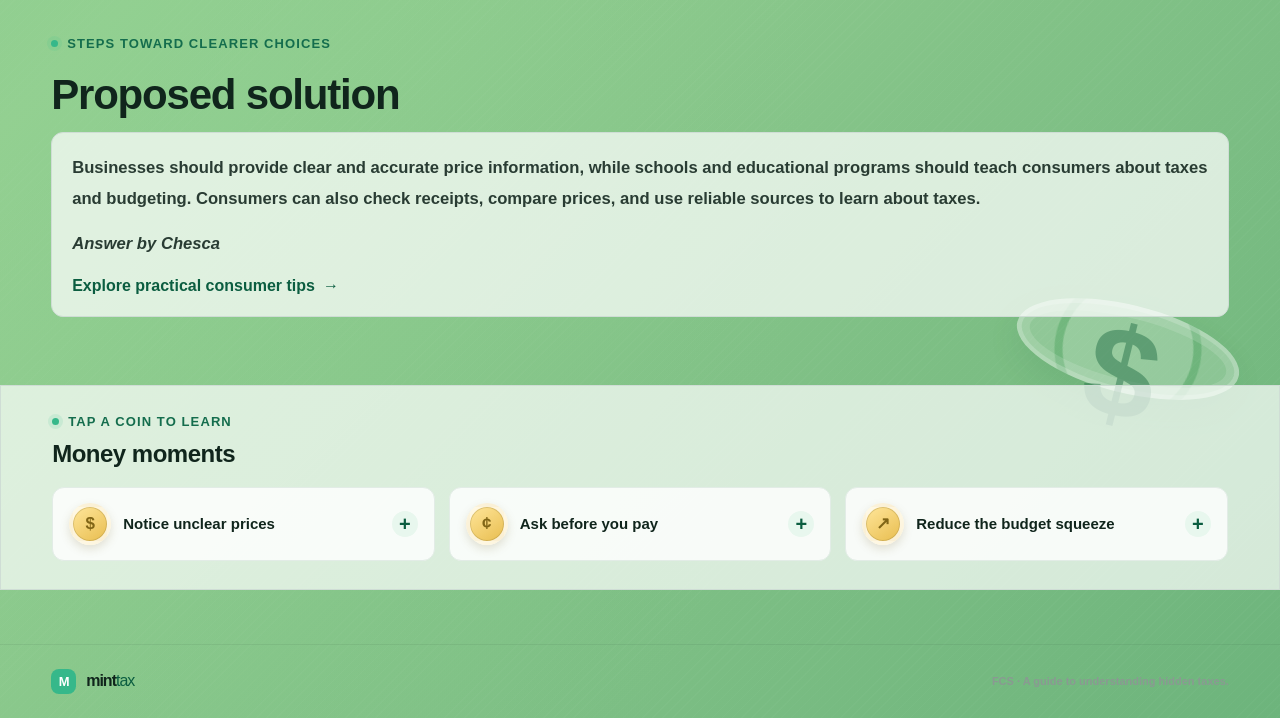
<file: problem.html>
<!DOCTYPE html>
<html lang="en">
  <head>
    <meta charset="UTF-8" />
    <meta name="viewport" content="width=device-width, initial-scale=1.0" />
    <meta name="theme-color" content="#f5faf7" />
    <title>The Problem — MintTax</title>
    <link rel="stylesheet" href="styles.css" />
  </head>
  <body>
    <header class="site-header">
      <a class="brand" href="index.html" aria-label="MintTax home"><span class="brand-mark" aria-hidden="true">M</span><span>mint<span class="brand-light">tax</span></span></a>
      <nav class="main-nav" aria-label="Main navigation">
        <a href="about.html">About</a><a href="problem.html" aria-current="page">The Problem</a><a href="#five-whys-title">5 Whys</a><a href="findings.html">Findings</a><a href="impact.html">Impact</a><a href="references.html">References</a><a href="members.html">Members</a>
      </nav>
      <a class="header-link" href="impact.html">Proposed solution <span aria-hidden="true">→</span></a>
    </header>
    <main>
      <section class="page-intro">
        <p class="eyebrow"><span class="eyebrow-dot"></span> Understanding the issue · FCS</p>
        <h1>The <span>problem</span></h1>
        <p class="hero-description">Consumers may not realize that some taxes are already included in the prices of products and services.</p>
        <p class="answer-credit">Explanation of the problem by Alshekeiah Pilapil</p>
        <div class="page-actions"><a class="button button-primary" href="#five-whys-title">Explore the 5 Whys <span aria-hidden="true">↓</span></a></div>
      </section>
      <section class="content-section" aria-labelledby="five-whys-title">
        <h2 class="section-heading" id="five-whys-title">The five whys</h2>
        <p class="answer-credit">Answer by Matthew Zenchi Farala</p>
        <div class="why-list">
          <article class="why-card"><span class="why-number">WHY 1</span><div><h3>Why do consumers sometimes pay hidden taxes without noticing them?</h3><p>Because the taxes may already be included in the prices of products instead of being displayed as separate charges.</p></div></article>
          <article class="why-card"><span class="why-number">WHY 2</span><div><h3>Why are these taxes not always shown separately?</h3><p>Because some businesses display tax-inclusive prices, meaning the price customers see already includes the applicable tax.</p></div></article>
          <article class="why-card"><span class="why-number">WHY 3</span><div><h3>Why can this make it difficult for consumers to understand product prices?</h3><p>Because consumers may focus only on the final price without knowing how much of it represents taxes or how taxes affect the product's cost.</p></div></article>
          <article class="why-card"><span class="why-number">WHY 4</span><div><h3>Why might consumers not understand how taxes affect prices?</h3><p>Because they may have limited knowledge about different types of taxes, how businesses account for them, and how they can affect selling prices.</p></div></article>
          <article class="why-card"><span class="why-number">WHY 5</span><div><h3>Why is improving tax awareness important?</h3><p>Because understanding taxes helps consumers make informed purchasing decisions, manage their budgets, and understand the factors that affect the prices of everyday products.</p></div></article>
        </div>
      </section>
      <section class="content-section" aria-labelledby="root-cause-title">
        <p class="eyebrow"><span class="eyebrow-dot"></span> What is driving the issue?</p>
        <h2 class="section-heading" id="root-cause-title">Root cause</h2>
        <div class="topic-note prose"><p>Limited consumer awareness and understanding of how taxes are presented and how they can affect product prices.</p></div>
      </section>
      <section class="content-section" aria-labelledby="solution-title">
        <p class="eyebrow"><span class="eyebrow-dot"></span> Steps toward clearer choices</p>
        <h2 class="section-heading" id="solution-title">Proposed solution</h2>
        <div class="topic-note prose">
          <p>Businesses should provide clear and accurate price information, while schools and educational programs should teach consumers about taxes and budgeting. Consumers can also check receipts, compare prices, and use reliable sources to learn about taxes.</p>
          <p class="answer-credit">Answer by Chesca</p>
          <a class="section-link" href="impact.html">Explore practical consumer tips <span aria-hidden="true">→</span></a>
        </div>
      </section>
    </main>
    <section class="money-moments" aria-labelledby="money-moments-title">
      <p class="eyebrow"><span class="eyebrow-dot"></span> Tap a coin to learn</p>
      <h2 id="money-moments-title">Money moments</h2>
      <div class="money-facts">
        <details class="money-fact"><summary><span class="coin-token" aria-hidden="true">$</span><span>Notice unclear prices</span></summary><p>Check labels and checkout totals for taxes or fees that may not be obvious at first.</p></details>
        <details class="money-fact"><summary><span class="coin-token" aria-hidden="true">¢</span><span>Ask before you pay</span></summary><p>Ask whether taxes are included and request a clear receipt when the price breakdown is hard to understand.</p></details>
        <details class="money-fact"><summary><span class="coin-token" aria-hidden="true">↗</span><span>Reduce the budget squeeze</span></summary><p>You cannot always avoid taxes built into prices, but comparing options and planning purchases can help protect your budget.</p></details>
      </div>
      <button class="cash-button" type="button">Drop cash <span aria-hidden="true">↓</span></button>
    </section>
    <footer><a class="brand footer-brand" href="index.html"><span class="brand-mark" aria-hidden="true">M</span><span>mint<span class="brand-light">tax</span></span></a><span>FCS · A guide to understanding hidden taxes.</span></footer>
    <script src="script.js"></script>
  </body>
</html>
</file>
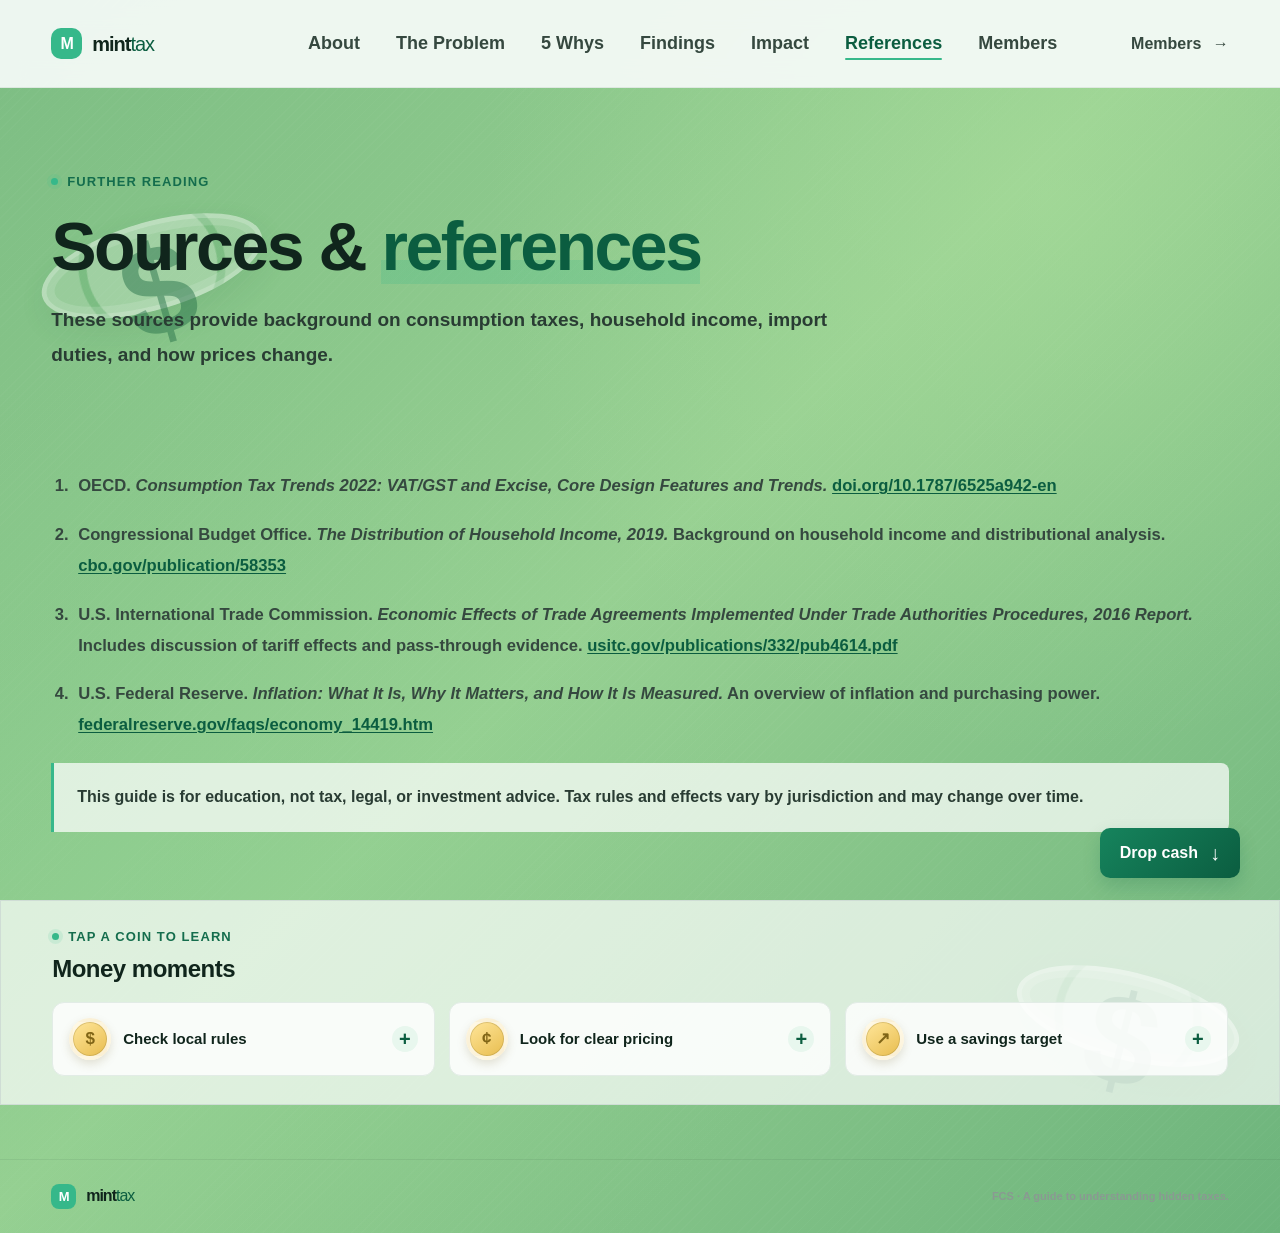
<file: references.html>
<!DOCTYPE html>
<html lang="en">
  <head>
    <meta charset="UTF-8" />
    <meta name="viewport" content="width=device-width, initial-scale=1.0" />
    <meta name="theme-color" content="#f5faf7" />
    <title>References — MintTax</title>
    <link rel="stylesheet" href="styles.css" />
  </head>
  <body>
    <header class="site-header">
      <a class="brand" href="index.html" aria-label="MintTax home"><span class="brand-mark" aria-hidden="true">M</span><span>mint<span class="brand-light">tax</span></span></a>
      <nav class="main-nav" aria-label="Main navigation">
        <a href="about.html">About</a><a href="problem.html">The Problem</a><a href="problem.html#five-whys-title">5 Whys</a><a href="findings.html">Findings</a><a href="impact.html">Impact</a><a href="references.html" aria-current="page">References</a><a href="members.html">Members</a>
      </nav>
      <a class="header-link" href="members.html">Members <span aria-hidden="true">→</span></a>
    </header>
    <main>
      <section class="page-intro">
        <p class="eyebrow"><span class="eyebrow-dot"></span> Further reading</p>
        <h1>Sources &amp; <span>references</span></h1>
        <p class="hero-description">These sources provide background on consumption taxes, household income, import duties, and how prices change.</p>
      </section>
      <section class="content-section">
        <ol class="reference-list">
          <li>OECD. <em>Consumption Tax Trends 2022: VAT/GST and Excise, Core Design Features and Trends.</em> <a href="https://doi.org/10.1787/6525a942-en" target="_blank" rel="noopener noreferrer">doi.org/10.1787/6525a942-en</a></li>
          <li>Congressional Budget Office. <em>The Distribution of Household Income, 2019.</em> Background on household income and distributional analysis. <a href="https://www.cbo.gov/publication/58353" target="_blank" rel="noopener noreferrer">cbo.gov/publication/58353</a></li>
          <li>U.S. International Trade Commission. <em>Economic Effects of Trade Agreements Implemented Under Trade Authorities Procedures, 2016 Report.</em> Includes discussion of tariff effects and pass-through evidence. <a href="https://www.usitc.gov/publications/332/pub4614.pdf" target="_blank" rel="noopener noreferrer">usitc.gov/publications/332/pub4614.pdf</a></li>
          <li>U.S. Federal Reserve. <em>Inflation: What It Is, Why It Matters, and How It Is Measured.</em> An overview of inflation and purchasing power. <a href="https://www.federalreserve.gov/faqs/economy_14419.htm" target="_blank" rel="noopener noreferrer">federalreserve.gov/faqs/economy_14419.htm</a></li>
        </ol>
        <aside class="callout">This guide is for education, not tax, legal, or investment advice. Tax rules and effects vary by jurisdiction and may change over time.</aside>
      </section>
    </main>
    <section class="money-moments" aria-labelledby="money-moments-title">
      <p class="eyebrow"><span class="eyebrow-dot"></span> Tap a coin to learn</p>
      <h2 id="money-moments-title">Money moments</h2>
      <div class="money-facts">
        <details class="money-fact"><summary><span class="coin-token" aria-hidden="true">$</span><span>Check local rules</span></summary><p>Tax rates and price-label rules differ by location, so use current official sources for local details.</p></details>
        <details class="money-fact"><summary><span class="coin-token" aria-hidden="true">¢</span><span>Look for clear pricing</span></summary><p>Before buying, check whether the listed price includes tax and whether extra fees are explained.</p></details>
        <details class="money-fact"><summary><span class="coin-token" aria-hidden="true">↗</span><span>Use a savings target</span></summary><p>Pick a reachable savings goal and review your budget regularly to see what you can set aside.</p></details>
      </div>
      <button class="cash-button" type="button">Drop cash <span aria-hidden="true">↓</span></button>
    </section>
    <footer><a class="brand footer-brand" href="index.html"><span class="brand-mark" aria-hidden="true">M</span><span>mint<span class="brand-light">tax</span></span></a><span>FCS · A guide to understanding hidden taxes.</span></footer>
    <script src="script.js"></script>
  </body>
</html>
</file>
<file: styles.css>
:root {
  --ink: #19352d;
  --muted: #6d8079;
  --mint: #36b88a;
  --mint-dark: #19845f;
  --pale: #f5faf7;
  --line: #e8efeb;
}

* { box-sizing: border-box; }
html { width: 100%; min-height: 100%; scroll-behavior: smooth; background: #79b98a; }
body {
  position: relative;
  isolation: isolate;
  width: 100%;
  min-height: 100vh;
  margin: 0;
  color: var(--ink);
  background-color: #79b98a;
  background-image: radial-gradient(ellipse at 83% 20%, rgba(105, 180, 129, .45), transparent 42%), radial-gradient(ellipse at 13% 68%, rgba(137, 198, 151, .5), transparent 40%), linear-gradient(135deg, #8fc99b 0%, #a5d5aa 48%, #80bf90 100%);
  background-attachment: fixed;
  font-family: 'DM Sans', 'Segoe UI', sans-serif;
  font-weight: 500;
  -webkit-font-smoothing: antialiased;
}
body::before, body::after {
  position: absolute;
  z-index: -1;
  display: grid;
  place-items: center;
  width: 164px;
  height: 78px;
  border: 2px solid rgba(25, 132, 95, .18);
  border-radius: 10px;
  color: rgba(25, 132, 95, .22);
  background: radial-gradient(ellipse, transparent 25%, rgba(25, 132, 95, .08) 27%, transparent 30%), repeating-linear-gradient(135deg, rgba(25, 132, 95, .06) 0 2px, transparent 2px 8px), rgba(224, 244, 230, .42);
  box-shadow: inset 0 0 0 6px rgba(25, 132, 95, .07);
  font: 800 38px/1 'Manrope', 'Segoe UI', sans-serif;
  pointer-events: none;
  content: '$';
}
body::before { top: 25%; left: -70px; transform: rotate(-18deg); }
body::after { right: -76px; bottom: 18%; transform: rotate(16deg); }
a { color: inherit; text-decoration: none; }
.site-header, main, footer { width: min(1200px, calc(100% - 64px)); margin: 0 auto; }
.site-header { height: 88px; display: flex; align-items: center; justify-content: space-between; border-bottom: 1px solid rgba(25, 53, 45, .08); }
.brand { display: inline-flex; align-items: center; gap: 10px; font: 800 20px/1 'Manrope', sans-serif; letter-spacing: -1px; }
.brand-mark { width: 31px; height: 31px; display: grid; place-items: center; border-radius: 10px; color: white; background: var(--mint); font-size: 16px; letter-spacing: -1px; }
.brand-light { color: var(--mint-dark); font-weight: 500; }
.main-nav { display: flex; gap: 36px; margin-left: 80px; color: #61736d; font-size: 13px; font-weight: 600; }
.main-nav a:hover, .text-link:hover { color: var(--mint-dark); }
.header-link { color: var(--mint-dark); font-size: 13px; font-weight: 700; }
.header-link span { margin-left: 7px; }
.hero { display: grid; grid-template-columns: 1fr 1fr; align-items: center; gap: 46px; min-height: calc(100vh - 88px); min-height: calc(100svh - 88px); padding: 48px 0 54px; }
.hero-copy { padding: 8px 0 0 5px; }
.eyebrow { display: flex; align-items: center; gap: 9px; margin: 0 0 19px; color: var(--mint-dark); font-size: 11px; font-weight: 700; letter-spacing: 1.1px; text-transform: uppercase; }
.eyebrow-dot { width: 7px; height: 7px; border-radius: 50%; background: var(--mint); box-shadow: 0 0 0 4px rgba(54, 184, 138, .12); }
h1, h2, h3, p { margin-top: 0; }
h1 { max-width: 550px; margin-bottom: 18px; font: 800 clamp(40px, 5vw, 59px)/1.12 'Manrope', 'Segoe UI', sans-serif; letter-spacing: -2.8px; }
h1 span { color: var(--mint-dark); }
.hero-description { max-width: 455px; margin-bottom: 27px; color: var(--muted); font-size: 15px; line-height: 1.8; }
.hero-actions { display: flex; align-items: center; gap: 24px; }
.button { display: inline-flex; align-items: center; justify-content: center; gap: 17px; min-height: 48px; padding: 0 20px; border-radius: 8px; font-size: 13px; font-weight: 700; transition: transform .2s, box-shadow .2s; }
.button:hover { transform: translateY(-2px); box-shadow: 0 8px 20px rgba(25, 132, 95, .16); }
.button-primary { color: white; background: var(--mint-dark); }
.button-primary span { font-size: 17px; }
.text-link { color: #52665e; font-size: 13px; font-weight: 700; }
.trust-note { display: flex; align-items: center; gap: 9px; margin-top: 28px; color: #7b8c85; font-size: 11px; }
.check-icon { display: grid; place-items: center; width: 17px; height: 17px; border-radius: 50%; color: var(--mint-dark); background: #dff4e9; font-size: 10px; font-weight: 700; }
.hero-art { position: relative; display: grid; place-items: center; min-height: 425px; isolation: isolate; }
.art-glow { position: absolute; z-index: -1; width: 390px; height: 370px; border-radius: 47% 53% 58% 42%; background: linear-gradient(145deg, #e4f5eb, #d3efdf); transform: rotate(-7deg); }
.tax-card { position: relative; z-index: 1; width: min(355px, 84%); padding: 25px 26px 20px; border: 1px solid rgba(226, 237, 230, .9); border-radius: 15px; background: rgba(255, 255, 255, .96); box-shadow: 0 20px 55px rgba(34, 82, 62, .12); }
.card-topline { display: flex; align-items: center; gap: 9px; color: #889891; font-size: 9px; font-weight: 700; letter-spacing: 1px; }
.card-icon { display: grid; place-items: center; width: 24px; height: 24px; border-radius: 7px; color: var(--mint-dark); background: #e8f7ee; font-size: 13px; }
.tax-card h2 { margin: 17px 0 5px; font: 700 21px 'Manrope', sans-serif; letter-spacing: -.6px; }
.tax-card > p { margin-bottom: 18px; color: #84938d; font-size: 11px; }
.progress-track { height: 6px; overflow: hidden; border-radius: 9px; background: #edf2ef; }
.progress-track span { display: block; width: 75%; height: 100%; border-radius: inherit; background: linear-gradient(90deg, #48c494, #2ca879); }
.progress-caption { display: flex; justify-content: space-between; margin: 8px 0 17px; color: #7d8e86; font-size: 9px; }
.progress-caption strong { color: var(--mint-dark); }
.checklist-item { display: flex; align-items: center; gap: 9px; min-height: 39px; border-top: 1px solid #f0f3f1; color: #52665e; font-size: 10px; }
.item-check { display: grid; place-items: center; width: 17px; height: 17px; border-radius: 50%; color: white; background: #52c493; font-size: 10px; }
.item-check.pending { color: #b7c5be; background: #eff4f1; }
.item-status { margin-left: auto; color: #9aa8a1; font-size: 9px; }
.item-status.next { color: var(--mint-dark); font-weight: 700; }
.coin { position: absolute; z-index: 2; display: grid; place-items: center; border: 5px solid rgba(255,255,255,.6); border-radius: 50%; color: #8e7734; background: linear-gradient(140deg, #f5db8c, #eac566); box-shadow: 0 8px 17px rgba(121, 101, 46, .14); font: 700 18px 'Manrope', sans-serif; }
.coin-one { top: 45px; right: 64px; width: 53px; height: 53px; transform: rotate(12deg); }
.coin-two { bottom: 35px; left: 42px; width: 39px; height: 39px; border-width: 4px; font-size: 14px; transform: rotate(-12deg); }
.coin-three { top: 125px; right: 20px; width: 34px; height: 34px; border-width: 3px; font-size: 12px; transform: rotate(-18deg); }
.coin-four { bottom: 105px; left: 12px; width: 46px; height: 46px; border-width: 4px; font-size: 15px; transform: rotate(14deg); }
.leaf { position: absolute; z-index: -1; width: 54px; height: 26px; border-radius: 100% 0 100% 0; background: #83cda4; opacity: .7; }
.leaf-one { top: 76px; left: 35px; transform: rotate(-32deg); }
.leaf-two { right: 25px; bottom: 75px; width: 42px; height: 21px; transform: rotate(152deg); }
.floating-note { position: absolute; z-index: 3; right: 1px; bottom: 50px; display: flex; align-items: center; gap: 10px; padding: 12px 15px; border: 1px solid #edf2ee; border-radius: 11px; background: white; box-shadow: 0 10px 30px rgba(34, 82, 62, .11); color: #768780; font-size: 10px; line-height: 1.5; }
.floating-note strong { color: var(--ink); font-size: 11px; }
.note-icon { display: grid; place-items: center; width: 29px; height: 29px; border-radius: 8px; color: #a57c16; background: #fff5d9; font-size: 16px; }
.benefits { display: grid; grid-template-columns: repeat(3, 1fr); gap: 22px; padding: 27px 30px; border: 1px solid rgba(224, 235, 228, .8); border-radius: 13px; background: rgba(255, 255, 255, .64); }
.benefit { display: flex; align-items: center; gap: 13px; }
.benefit-icon { flex: 0 0 38px; display: grid; place-items: center; width: 38px; height: 38px; border-radius: 11px; font-size: 18px; font-weight: 700; }
.icon-mint { color: #208661; background: #e2f5e9; }
.icon-lilac { color: #8271b6; background: #f0edfa; }
.icon-peach { color: #c47f57; background: #fff0e8; }
.benefit h3 { margin: 0 0 4px; font: 700 12px 'Manrope', sans-serif; }
.benefit p { margin: 0; color: #85948d; font-size: 10px; line-height: 1.5; }
.how-it-works { max-width: 590px; margin: 0 auto; padding: 87px 20px 80px; text-align: center; }
.how-it-works .eyebrow { justify-content: center; margin-bottom: 13px; }
.how-it-works h2 { margin-bottom: 12px; font: 800 30px 'Manrope', sans-serif; letter-spacing: -1.1px; }
.how-it-works > p:last-child { margin-bottom: 0; color: var(--muted); font-size: 13px; line-height: 1.8; }
footer { display: flex; align-items: center; justify-content: space-between; min-height: 74px; border-top: 1px solid rgba(25, 53, 45, .08); color: #8a9992; font-size: 11px; }
.footer-brand { color: var(--ink); font-size: 16px; }
.footer-brand .brand-mark { width: 25px; height: 25px; border-radius: 8px; font-size: 13px; }

.site-header { position: sticky; top: 0; z-index: 10; background: rgba(245, 250, 247, .94); backdrop-filter: blur(12px); }
section[id] { scroll-margin-top: 105px; }
.content-section { margin: 0 0 68px; }
.section-heading { margin-bottom: 12px; font: 800 clamp(27px, 4vw, 36px)/1.2 'Manrope', 'Segoe UI', sans-serif; letter-spacing: -1.2px; }
.section-lead { max-width: 850px; margin-bottom: 24px; color: var(--muted); font-size: 15px; line-height: 1.8; }
.interaction-panel { overflow: hidden; border: 1px solid var(--line); border-radius: 12px; background: rgba(255, 255, 255, .72); transition: border-color .25s ease, box-shadow .25s ease; }
.interaction-panel:focus-within, .interaction-panel[open] { border-color: #a9ddc4; box-shadow: 0 10px 30px rgba(25, 132, 95, .09); }
.interaction-panel summary { padding: 17px 20px; color: var(--mint-dark); font-size: 14px; font-weight: 700; cursor: pointer; }
.interaction-panel summary:hover { background: rgba(54, 184, 138, .06); }
.panel-content { min-height: 48px; padding: 0 20px 18px; color: var(--muted); }
.prose p { margin: 0 0 12px; color: var(--muted); font-size: 14px; line-height: 1.75; }
.prose p:last-child { margin-bottom: 0; }
.answer-credit { margin: 8px 0 0; color: #82938b; font-size: 11px; font-style: italic; }
.prose .answer-credit { margin: 0 0 12px; }
.prose strong, .callout strong { color: var(--mint-dark); }
.tax-grid, .impact-grid { display: grid; grid-template-columns: repeat(auto-fit, minmax(220px, 1fr)); gap: 16px; margin-top: 24px; }
.tax-card, .impact-card { border: 1px solid #e2ece6; border-radius: 12px; background: rgba(255, 255, 255, .75); }
.tax-card { padding: 18px; transition: transform .25s ease, border-color .25s ease, box-shadow .25s ease; }
.tax-card:hover, .tax-card:focus-within, .tax-card[open] { transform: translateY(-3px); border-color: #a9ddc4; box-shadow: 0 10px 26px rgba(34, 82, 62, .09); }
.tax-summary { display: flex; align-items: center; gap: 12px; list-style: none; cursor: pointer; }
.tax-summary::-webkit-details-marker { display: none; }
.tax-summary::marker { content: ''; }
.tax-summary > span:nth-child(2) { display: grid; gap: 4px; }
.tax-summary strong { color: var(--ink); font: 700 14px 'Manrope', 'Segoe UI', sans-serif; }
.tax-summary small { color: var(--muted); font-size: 11px; }
.card-number { display: grid; flex: 0 0 34px; place-items: center; width: 34px; height: 34px; border-radius: 10px; color: var(--mint-dark); background: #e2f5e9; font-size: 11px; font-weight: 700; }
.expand-mark { margin-left: auto; color: var(--mint-dark); font-size: 20px; transition: transform .2s ease; }
.tax-card[open] .expand-mark { transform: rotate(45deg); }
.tax-details { padding-top: 13px; color: var(--muted); font-size: 13px; line-height: 1.7; }
.tax-details p { margin: 0; }
.callout { margin-top: 22px; padding: 16px 19px; border-left: 3px solid var(--mint); border-radius: 0 8px 8px 0; background: rgba(255, 255, 255, .72); color: var(--muted); font-size: 13px; line-height: 1.7; }
.impact-card { padding: 22px; }
.impact-card .benefit-icon { margin-bottom: 12px; }
.impact-card h3 { margin-bottom: 7px; font: 700 15px 'Manrope', 'Segoe UI', sans-serif; }
.impact-card p { margin: 0; color: var(--muted); font-size: 13px; line-height: 1.7; }
.impact-card .answer-credit { margin-top: 10px; color: #82938b; font-size: 11px; }
.impact-panel { margin-top: 20px; }
.topic-note { padding: 20px; border: 1px solid var(--line); border-radius: 12px; background: rgba(255, 255, 255, .72); }
.topic-note p { margin-bottom: 14px; color: var(--muted); font-size: 14px; line-height: 1.75; }
.topic-note p:last-of-type { margin-bottom: 14px; }
.section-link { display: inline-flex; align-items: center; gap: 8px; color: var(--mint-dark); font-size: 13px; font-weight: 700; }
.section-link:hover { text-decoration: underline; text-underline-offset: 3px; }
.member-list { display: grid; grid-template-columns: repeat(auto-fit, minmax(220px, 1fr)); gap: 14px; padding: 0; list-style: none; }
.member-list li { padding: 18px 20px; border: 1px solid var(--line); border-radius: 12px; background: rgba(255, 255, 255, .72); font-weight: 700; }
.reference-list { padding-left: 22px; color: var(--muted); font-size: 13px; line-height: 1.7; }
.reference-list li { padding-left: 5px; margin: 12px 0; }
.reference-list a { color: var(--mint-dark); text-decoration: underline; text-underline-offset: 2px; overflow-wrap: anywhere; }
a:focus-visible, summary:focus-visible { outline: 3px solid rgba(54, 184, 138, .55); outline-offset: 3px; border-radius: 4px; }

/* Improve readability throughout every page. */
.main-nav { font-size: 15px; font-weight: 700; }
.header-link, .text-link, .button, .section-link { font-weight: 800; }
.eyebrow { font-size: 12px; font-weight: 800; }
.hero-description { max-width: 620px; font-size: 18px; font-weight: 500; line-height: 1.85; }
.page-intro .hero-description { font-size: 19px; }
.section-lead { font-size: 19px; font-weight: 500; }
.prose p, .topic-note p, .tax-details, .impact-card p, .why-card p { font-weight: 500; }
.answer-credit { font-weight: 600; }
.reference-list { font-weight: 500; }
.member-list li { font-weight: 700; }


.page-intro { max-width: 900px; padding: 86px 0 54px; }
.page-intro h1 { max-width: 850px; font-size: clamp(46px, 6vw, 68px); letter-spacing: -2.5px; }
.page-intro h1 span { color: var(--mint-dark); }
.page-intro .hero-description { max-width: 780px; }
.page-actions { margin-top: 28px; }
.section-heading { font-size: clamp(32px, 4vw, 42px); }
.section-lead { font-size: 18px; line-height: 1.85; }
.prose p, .topic-note p { font-size: 17px; line-height: 1.85; }
.answer-credit { font-size: 13px; }
.tax-grid, .impact-grid { gap: 20px; }
.tax-card { padding: 23px; }
.tax-summary strong { font-size: 16px; }
.tax-summary small { font-size: 13px; }
.tax-details { font-size: 15px; line-height: 1.8; }
.impact-card { padding: 26px; }
.impact-card h3 { font-size: 18px; }
.impact-card p { font-size: 16px; line-height: 1.8; }
.callout { padding: 20px 23px; font-size: 16px; line-height: 1.8; }
.section-link { font-size: 15px; }
.member-list li { padding: 22px 24px; font-size: 18px; }
.reference-list { font-size: 16px; line-height: 1.85; }
.reference-list li { margin: 18px 0; }

.why-list { display: grid; gap: 14px; }
.why-card { display: grid; grid-template-columns: 72px 1fr; gap: 18px; padding: 22px 24px; border: 1px solid var(--line); border-radius: 12px; background: rgba(255, 255, 255, .72); }
.why-number { align-self: start; padding: 7px 9px; border-radius: 7px; color: var(--mint-dark); background: #e2f5e9; font-size: 11px; font-weight: 800; letter-spacing: .6px; text-align: center; }
.why-card h3 { margin: 0 0 8px; font: 700 17px/1.45 'Manrope', 'Segoe UI', sans-serif; }
.why-card p { margin: 0; color: var(--muted); font-size: 16px; line-height: 1.8; }

@media (prefers-reduced-motion: reduce) {
  html { scroll-behavior: auto; }
  *, *::before, *::after { transition-duration: .01ms !important; }
}

@media (max-width: 760px) {
  .site-header, main, footer { width: min(100% - 40px, 680px); }
  .site-header { height: 72px; }
  .main-nav { gap: 18px; margin-left: 0; font-size: 13px; }
  .header-link { font-size: 13px; }
  .hero { grid-template-columns: 1fr; gap: 10px; padding: 56px 0 38px; }
  .hero-copy { padding: 0; }
  h1 { font-size: clamp(40px, 10vw, 54px); }
  .hero-art { min-height: 390px; }
  .benefits { grid-template-columns: 1fr; gap: 18px; padding: 22px; }
  .benefit p { font-size: 11px; }
  .how-it-works { padding: 68px 6px; }
}
@media (max-width: 440px) {
  .site-header, main, footer { width: calc(100% - 32px); }
  .site-header { height: auto; min-height: 72px; flex-wrap: wrap; row-gap: 12px; padding: 12px 0; }
  .brand { font-size: 18px; }
  .header-link { margin-left: auto; }
  .main-nav { order: 3; display: flex; width: 100%; gap: 20px; margin: 0; overflow-x: auto; padding: 2px 0 5px; white-space: nowrap; }
  .hero-actions { flex-wrap: wrap; gap: 15px; }
  .hero-art { min-height: 350px; }
  .art-glow { width: 300px; height: 310px; }
  .tax-card { width: 88%; padding: 21px 19px 17px; }
  .coin-one { right: 20px; }
  .coin-two { left: 12px; }
  .floating-note { right: -3px; bottom: 30px; }
  .how-it-works h2 { font-size: 26px; }
}

/* Higher contrast and clearer small text throughout the site. */
:root {
  --muted: #52665e;
  --line: #dce7e1;
}

.main-nav,
.header-link,
.text-link,
.trust-note,
.benefit p,
.card-topline,
.tax-card > p,
.progress-caption,
.item-status,
.floating-note,
.answer-credit,
.reference-list {
  color: #52665e;
}

.main-nav { font-size: 16px; }
.header-link, .text-link, .section-link { font-size: 15px; }
.hero-description, .section-lead { color: #4d6259; }
.eyebrow { color: #146d4d; }
.tax-summary small, .tax-details, .prose p, .topic-note p,
.impact-card p, .why-card p, .callout { color: #52665e; }
.benefit p { font-size: 12px; }
.card-topline { font-size: 10px; }
.tax-card > p, .progress-caption, .item-status { font-size: 11px; }
.trust-note, .floating-note { font-size: 12px; }
.answer-credit { font-size: 14px; }

@media (max-width: 760px) {
  .main-nav { font-size: 14px; }
}

@media (max-width: 440px) {
  .main-nav { font-size: 14px; }
}

/* Stronger contrast and larger type for easier reading. */
:root {
  --ink: #142c23;
  --muted: #3f554b;
  --mint-dark: #116b4b;
  --line: #cfddd5;
}

body { font-size: 17px; }
.main-nav { font-size: 17px; }
.header-link, .text-link, .section-link { font-size: 16px; }
.eyebrow { font-size: 13px; }
.trust-note, .floating-note { font-size: 14px; }
.benefit h3 { font-size: 14px; }
.benefit p { font-size: 14px; }
.card-topline { font-size: 11px; }
.tax-card > p, .progress-caption, .item-status { font-size: 12px; }
.answer-credit { font-size: 15px; }
.reference-list { font-size: 17px; }

@media (max-width: 760px) {
  .main-nav { font-size: 15px; }
}

@media (max-width: 440px) {
  .main-nav { font-size: 15px; }
}

/* Highlight key words and show the active page more clearly. */
h1 span, .page-intro h1 span {
  background: linear-gradient(transparent 68%, rgba(54, 184, 138, .22) 68%);
}
.main-nav a[aria-current="page"] {
  color: var(--mint-dark);
  text-decoration: underline;
  text-decoration-color: var(--mint);
  text-decoration-thickness: 2px;
  text-underline-offset: 7px;
}

/* Slightly heavier text for improved readability. */
body { font-weight: 600; }
.main-nav, .header-link, .text-link, .section-link, .button { font-weight: 800; }
.hero-description, .section-lead, .prose p, .topic-note p,
.tax-details, .impact-card p, .why-card p, .reference-list,
.benefit p, .trust-note, .floating-note { font-weight: 600; }
.answer-credit, .card-topline, .tax-card > p, .progress-caption,
.item-status { font-weight: 700; }

/* Enlarge reading text without changing heading or title sizes. */
body { font-size: 18px; }
.hero-description, .section-lead { font-size: 20px; }
.prose p, .topic-note p { font-size: 19px; }
  .tax-details, .impact-card p, .why-card p, .reference-list { font-size: 18px; }
  .benefit p { font-size: 15px; }
  .answer-credit { font-size: 16px; }
  .card-topline, .tax-card > p, .progress-caption, .item-status { font-size: 13px; }

/* Subtle motion and depth make interactive elements easier to spot. */
a { transition: color .2s ease, background-color .2s ease; }
.benefit, .impact-card, .member-list li, .topic-note {
  transition: transform .22s ease, border-color .22s ease, box-shadow .22s ease;
}
.benefit:hover, .impact-card:hover, .member-list li:hover, .topic-note:hover {
  transform: translateY(-3px);
  border-color: #a9ddc4;
  box-shadow: 0 12px 28px rgba(25, 105, 75, .12);
}
.button-primary:hover { background: #0d5d40; }
.main-nav a:hover, .header-link:hover, .section-link:hover { color: #0b593d; }

@media (prefers-reduced-motion: reduce) {
  body::before, body::after { animation: none; }
  .benefit, .impact-card, .member-list li, .topic-note { transition: none; }
}

.money-moments { margin: 0 0 54px; padding: 28px; border: 1px solid var(--line); border-radius: 16px; background: rgba(255, 255, 255, .7); }
.money-moments > .eyebrow { margin-bottom: 10px; }
.money-moments h2 { margin: 0 0 18px; font: 800 24px/1.25 'Manrope', 'Segoe UI', sans-serif; letter-spacing: -.5px; }
.money-facts { display: grid; grid-template-columns: repeat(3, minmax(0, 1fr)); gap: 14px; }
.money-fact { overflow: hidden; border: 1px solid #e2ece6; border-radius: 12px; background: rgba(255, 255, 255, .82); transition: transform .2s ease, border-color .2s ease, box-shadow .2s ease; }
.money-fact:hover, .money-fact[open] { transform: translateY(-3px); border-color: #a9ddc4; box-shadow: 0 10px 24px rgba(34, 82, 62, .1); }
.money-fact summary { display: flex; align-items: center; gap: 12px; min-height: 72px; padding: 14px 16px; font-size: 15px; font-weight: 800; cursor: pointer; list-style: none; }
.money-fact summary::-webkit-details-marker { display: none; }
.money-fact summary::marker { content: ''; }
.coin-token { flex: 0 0 42px; display: grid; place-items: center; width: 42px; height: 42px; border: 4px solid rgba(255, 255, 255, .75); border-radius: 50%; color: #806516; background: linear-gradient(145deg, #ffe69a, #e8bd4f); box-shadow: 0 4px 10px rgba(121, 101, 46, .18), inset 0 0 0 1px rgba(142, 119, 52, .28); font: 800 17px 'Manrope', 'Segoe UI', sans-serif; transition: transform .25s ease; }
.money-fact:hover .coin-token, .money-fact[open] .coin-token { transform: rotate(18deg) scale(1.08); }
.money-fact p { margin: 0; padding: 0 16px 17px 70px; color: var(--muted); font-size: 14px; line-height: 1.65; }
.money-fact summary:focus-visible { outline: 3px solid rgba(54, 184, 138, .55); outline-offset: -3px; }
@media (max-width: 760px) {
  .money-facts { grid-template-columns: 1fr; }
  .money-moments { padding: 22px; }
}
@media (prefers-reduced-motion: reduce) {
  .money-fact, .coin-token { transition: none; }
}

/* Larger, bolder type for easier reading. */
body { font-size: 19px; font-weight: 700; }
.main-nav { font-size: 18px; font-weight: 800; }
.header-link, .text-link, .section-link, .button { font-weight: 800; }
.hero-description, .section-lead { font-size: 21px; font-weight: 700; }
.prose p, .topic-note p, .tax-details, .impact-card p, .why-card p,
.reference-list, .money-fact p { font-size: 19px; font-weight: 700; }
.benefit p { font-size: 16px; font-weight: 700; }
.answer-credit, .trust-note, .floating-note { font-weight: 800; }

@media (max-width: 760px) {
  .main-nav { font-size: 16px; }
}

/* Darker text keeps the enlarged typography crisp and prominent. */
:root {
  --ink: #10251c;
  --muted: #293c33;
  --mint-dark: #0b5d40;
}

.main-nav, .header-link, .text-link, .trust-note, .benefit p,
.card-topline, .tax-card > p, .progress-caption, .item-status,
.floating-note, .answer-credit, .reference-list {
  color: #35483f;
}

.hero-description, .section-lead, .prose p, .topic-note p,
.tax-summary small, .tax-details, .impact-card p, .why-card p,
  .callout, .money-fact p {
  color: #293c33;
}

/* Extra interaction cues for navigation, cards, and expandable tips. */
.main-nav a {
  position: relative;
  padding: 8px 0;
  transition: color .2s ease;
}
.main-nav a::after {
  position: absolute;
  right: 0;
  bottom: 2px;
  left: 0;
  height: 2px;
  border-radius: 2px;
  background: var(--mint);
  content: '';
  transform: scaleX(0);
  transform-origin: left;
  transition: transform .22s ease;
}
.main-nav a:hover::after,
.main-nav a:focus-visible::after,
.main-nav a[aria-current="page"]::after {
  transform: scaleX(1);
}
.main-nav a[aria-current="page"] { text-decoration: none; }
.button { transition: transform .2s ease, box-shadow .2s ease, background-color .2s ease; }
.button:active { transform: translateY(1px) scale(.98); box-shadow: none; }
.button span { transition: transform .2s ease; }
.button:hover span { transform: translateX(4px); }
.header-link span, .section-link span { display: inline-block; transition: transform .2s ease; }
.header-link:hover span, .section-link:hover span { transform: translateX(4px); }
.why-card, .tax-card, .benefit, .impact-card, .member-list li, .topic-note {
  transition: transform .22s ease, border-color .22s ease, box-shadow .22s ease;
}
.why-card:hover, .why-card:focus-within {
  transform: translateY(-3px);
  border-color: #a9ddc4;
  box-shadow: 0 12px 28px rgba(25, 105, 75, .12);
}
.money-fact summary::after {
  display: grid;
  flex: 0 0 26px;
  place-items: center;
  width: 26px;
  height: 26px;
  margin-left: auto;
  border-radius: 50%;
  color: var(--mint-dark);
  background: #e8f7ee;
  content: '+';
  font-size: 20px;
  line-height: 1;
  transition: transform .2s ease, background-color .2s ease;
}
.money-fact[open] summary::after {
  background: #d9f2e4;
  transform: rotate(45deg);
}
.money-fact:focus-within { border-color: #8fcfae; }
.coin { animation: coin-float 4s ease-in-out infinite; }
.coin-two { animation-delay: -.8s; }
.coin-three { animation-delay: -1.6s; }
.coin-four { animation-delay: -2.4s; }
@keyframes coin-float {
  0%, 100% { translate: 0 0; }
  50% { translate: 0 -7px; }
}

@media (prefers-reduced-motion: reduce) {
  .main-nav a::after, .button, .button span, .coin { animation: none; transition: none; }
}

/* Clickable coins and a playful cash-drop moment. */
.coin {
  padding: 0;
  cursor: pointer;
  transition: filter .2s ease, box-shadow .2s ease;
}
.coin:hover { filter: brightness(1.12); }
.coin:focus-visible, .cash-button:focus-visible {
  outline: 3px solid var(--mint-dark);
  outline-offset: 4px;
}
.coin.is-shining {
  filter: brightness(1.35) drop-shadow(0 0 12px rgba(255, 220, 99, .95));
  box-shadow: 0 0 0 7px rgba(255, 226, 123, .4), 0 8px 17px rgba(121, 101, 46, .2);
}
.money-fact[open] .coin-token { animation: coin-flash .75s ease-out; }
@keyframes coin-flash {
  45% { filter: brightness(1.45) drop-shadow(0 0 10px rgba(255, 211, 76, .9)); }
}
.cash-button {
  position: fixed;
  z-index: 60;
  right: max(20px, calc((100vw - 1200px) / 2));
  bottom: 22px;
  display: inline-flex;
  align-items: center;
  gap: 12px;
  margin-top: 20px;
  padding: 13px 20px;
  border: 0;
  border-radius: 10px;
  color: white;
  background: linear-gradient(135deg, #16845d, #0b5d40);
  box-shadow: 0 8px 18px rgba(11, 93, 64, .2);
  font: 800 16px/1.2 'Manrope', 'Segoe UI', sans-serif;
  cursor: pointer;
  transition: transform .2s ease, box-shadow .2s ease;
}
.cash-button:hover { transform: translateY(-3px); box-shadow: 0 12px 24px rgba(11, 93, 64, .28); }
.cash-button:active { transform: scale(.97); }
.cash-button span { font-size: 20px; transition: transform .2s ease; }
.cash-button:hover span { transform: translateY(3px); }
.cash-rain {
  position: fixed;
  z-index: 9999;
  inset: 0;
  overflow: hidden;
  pointer-events: none;
}
.money-drop {
  position: absolute;
  top: -10vh;
  display: grid;
  place-items: center;
  color: #5f4810;
  text-shadow: 0 2px 3px rgba(68, 55, 19, .3);
  filter: drop-shadow(0 5px 6px rgba(21, 53, 37, .22));
  animation: money-fall 3.2s cubic-bezier(.35, .05, .75, .45) forwards;
  will-change: transform, opacity;
}
.money-coin {
  width: 42px;
  height: 42px;
  border: 4px solid rgba(255, 255, 255, .75);
  border-radius: 50%;
  background: linear-gradient(145deg, #ffe69a, #e8bd4f);
  box-shadow: inset 0 0 0 2px rgba(142, 119, 52, .22), 0 5px 12px rgba(55, 48, 21, .18);
  font: 800 18px 'Manrope', 'Segoe UI', sans-serif;
}
.money-bill {
  width: 66px;
  height: 36px;
  border: 2px solid rgba(255, 255, 255, .72);
  border-radius: 6px;
  color: #125d3e;
  background: linear-gradient(135deg, #a7e6a7, #60c47e);
  box-shadow: 0 5px 12px rgba(36, 83, 49, .2), inset 0 0 0 3px rgba(255, 255, 255, .25);
  font-size: 22px;
}
@keyframes money-fall {
  0% { transform: translate3d(0, -5vh, 0) rotate(0); opacity: 0; }
  8% { opacity: 1; }
  100% { transform: translate3d(var(--drift, 35px), 115vh, 0) rotate(var(--spin)); opacity: .9; }
}
@media (prefers-reduced-motion: reduce) {
  .cash-button, .cash-button span, .coin, .money-fact[open] .coin-token { transition: none; animation: none; }
  .money-drop { animation-duration: .01ms; }
}

@media (max-width: 440px) {
  .cash-button { right: 14px; bottom: 14px; }
}

/* Keep the content centered while the green backdrop fills the viewport. */
.money-moments {
  width: min(1200px, calc(100% - 64px));
  margin: 0 auto 54px;
}

@media (max-width: 760px) {
  .money-moments { width: min(100% - 40px, 680px); }
}

@media (max-width: 440px) {
  .money-moments { width: calc(100% - 32px); }
}

/* Full-width layout with responsive gutters instead of wide empty side margins. */
.site-header, main, footer {
  width: 100%;
  margin-inline: 0;
  padding-inline: clamp(16px, 4vw, 64px);
}
.money-moments {
  width: 100%;
  margin: 0 0 54px;
  padding-inline: clamp(16px, 4vw, 64px);
  border-radius: 0;
}
.hero-description, .section-lead {
  font-size: clamp(17px, 1.45vw, 21px);
}
.prose p, .topic-note p, .tax-details, .impact-card p, .why-card p,
.reference-list, .money-fact p {
  font-size: clamp(16px, 1.3vw, 19px);
}

/* Full-bleed green backdrop for the entire browser viewport and page height. */
html, body {
  width: 100%;
  min-height: 100%;
  background-color: #58a574;
  background-image:
    url("data:image/svg+xml,%3Csvg xmlns='http://www.w3.org/2000/svg' width='180' height='160'%3E%3Cg fill='%230b5d40' fill-opacity='.45' font-family='Arial' font-size='35' font-weight='700'%3E%3Ctext x='8' y='34'%24%3C/text%3E%3Ctext x='74' y='32'%24%3C/text%3E%3Ctext x='140' y='36'%24%3C/text%3E%3Ctext x='38' y='82'%24%3C/text%3E%3Ctext x='104' y='88'%24%3C/text%3E%3Ctext x='10' y='145'%24%3C/text%3E%3Ctext x='144' y='150'%24%3C/text%3E%3C/g%3E%3C/svg%3E"),
    radial-gradient(ellipse at 82% 16%, rgba(176, 226, 157, .42), transparent 38%),
    radial-gradient(ellipse at 12% 72%, rgba(137, 207, 143, .38), transparent 42%),
    repeating-linear-gradient(135deg, rgba(255, 255, 255, .025) 0 1px, transparent 1px 7px),
    linear-gradient(135deg, #7cbd83 0%, #97d092 48%, #6db47c 100%);
  background-repeat: repeat, no-repeat, no-repeat, repeat, no-repeat;
  background-size: 245px 205px, auto, auto, auto, cover;
}
body {
  min-height: 100vh;
  background-attachment: scroll;
}

/* Visible dollar-coin accents add detail to the open background. */
body::before, body::after {
  position: absolute;
  z-index: -1;
  display: grid;
  place-items: center;
  width: clamp(110px, 17vw, 220px);
  aspect-ratio: 1;
  border: 5px solid rgba(255, 255, 255, .38);
  border-radius: 50%;
  color: rgba(15, 91, 57, .48);
  background: radial-gradient(circle, rgba(255, 255, 255, .27) 0 56%, rgba(37, 133, 78, .12) 57% 63%, rgba(255, 255, 255, .2) 64%);
  box-shadow: inset 0 0 0 8px rgba(255, 255, 255, .17), 0 12px 35px rgba(24, 91, 51, .12);
  font: 800 clamp(68px, 10vw, 132px)/1 'Manrope', 'Segoe UI', sans-serif;
  opacity: .82;
  pointer-events: none;
  content: '$';
}
body::before { top: 18%; left: 3%; transform: rotate(-16deg); }
body::after { right: 3%; bottom: 14%; transform: rotate(14deg); }

@media (max-width: 600px) {
  body::before { top: 18%; left: -32px; }
  body::after { right: -32px; bottom: 12%; }
}

/* Brief bill-splitting transition between local pages. */
.page-transition {
  position: fixed;
  z-index: 10000;
  inset: 0;
  display: grid;
  place-items: center;
  overflow: hidden;
  pointer-events: none;
}
.ripped-bill {
  position: relative;
  display: flex;
  width: min(380px, 78vw);
  height: 150px;
  filter: drop-shadow(0 14px 18px rgba(16, 37, 28, .24));
  animation: bill-arrive .62s ease-in both;
}
.bill-half {
  display: grid;
  flex: 1;
  place-items: center;
  color: #17683f;
  background: linear-gradient(145deg, #c5e69b, #8dcb78);
  border: 5px solid rgba(255, 255, 255, .64);
  font: 800 72px/1 'Manrope', 'Segoe UI', sans-serif;
  text-shadow: 0 2px 0 rgba(255,255,255,.45);
}
.bill-left {
  border-right: 0;
  clip-path: polygon(0 0, 100% 0, 94% 12%, 100% 23%, 93% 35%, 100% 48%, 92% 60%, 100% 74%, 94% 87%, 100% 100%, 0 100%);
  animation: rip-left .62s cubic-bezier(.2,.75,.3,1) both;
}
.bill-right {
  border-left: 0;
  clip-path: polygon(0 0, 100% 0, 100% 100%, 0 100%, 7% 87%, 0 74%, 8% 60%, 0 48%, 7% 35%, 0 23%, 6% 12%);
  animation: rip-right .62s cubic-bezier(.2,.75,.3,1) both;
}
@keyframes bill-arrive {
  0% { opacity: 0; transform: scale(.7); }
  18% { opacity: 1; transform: scale(1); }
  100% { opacity: 1; transform: scale(1); }
}
@keyframes rip-left {
  0%, 28% { transform: translateX(0) rotate(0); }
  100% { transform: translateX(-115vw) rotate(-20deg); }
}
@keyframes rip-right {
  0%, 28% { transform: translateX(0) rotate(0); }
  100% { transform: translateX(115vw) rotate(20deg); }
}
@media (prefers-reduced-motion: reduce) {
  .ripped-bill, .bill-left, .bill-right { animation-duration: .01ms; }
}
</file>
